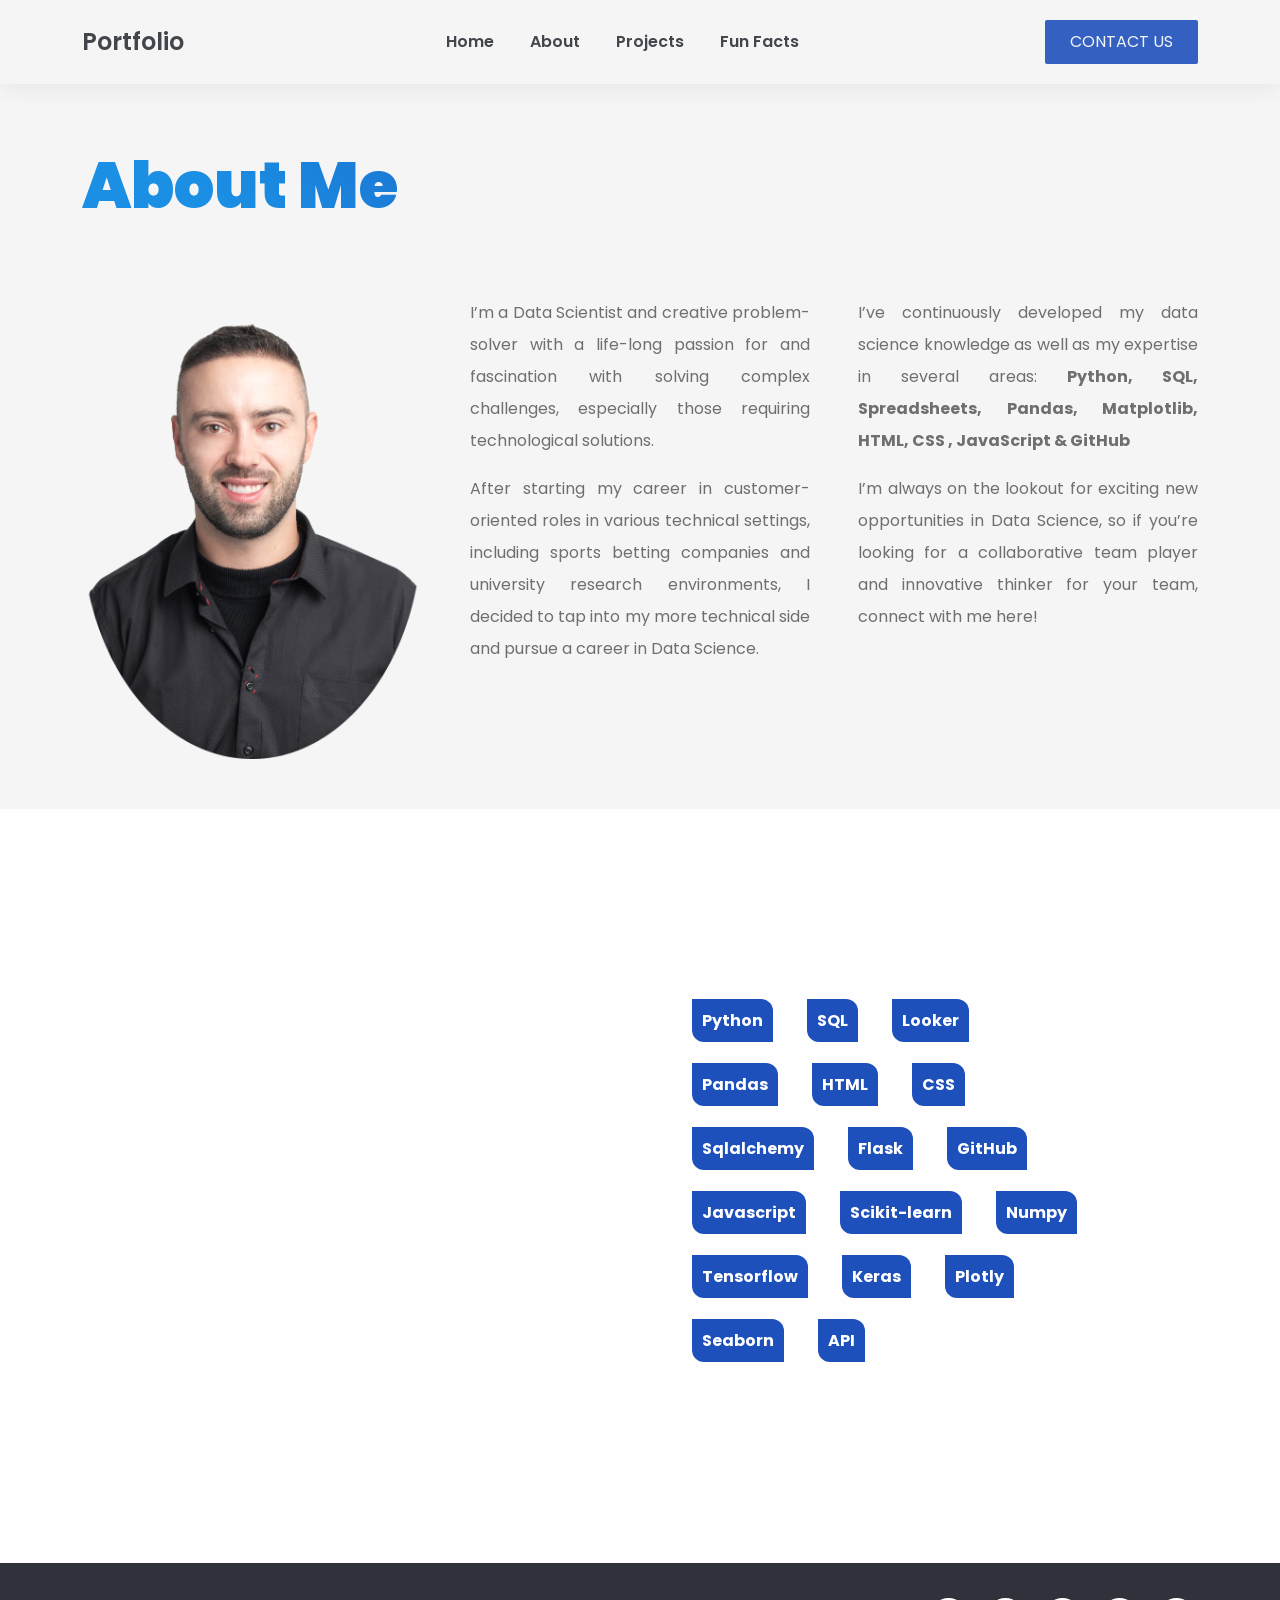
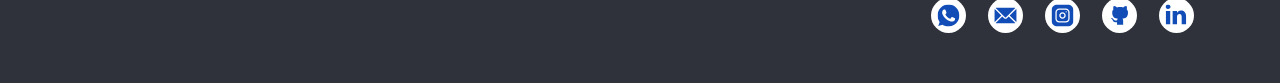
<file: about.html>
<!DOCTYPE html>
<html lang="en">

<head>
  <meta charset="UTF-8" />
  <meta http-equiv="X-UA-Compatible" content="IE=edge" />
  <meta name="viewport" content="width=device-width, initial-scale=1.0" />

  <title>Home</title>
  <link rel="icon" href="images/favicon.png" />
  <link rel="stylesheet" href="https://cdn.jsdelivr.net/npm/bootstrap@5.2.3/dist/css/bootstrap.min.css"
    integrity="sha384-rbsA2VBKQhggwzxH7pPCaAqO46MgnOM80zW1RWuH61DGLwZJEdK2Kadq2F9CUG65" crossorigin="anonymous" />
  <link href="https://unpkg.com/aos@2.3.1/dist/aos.css" rel="stylesheet">
  <link rel="stylesheet" href="https://cdnjs.cloudflare.com/ajax/libs/font-awesome/4.7.0/css/font-awesome.min.css" />
  <link rel="stylesheet" href="css/main.css" />
</head>

<body>


  <main>
    <header id="header">

      <!-- Navbar -->
      <nav class="navbar navbar-expand aos-init aos-animate visible">
        <div class="container header">

          <!-- Navbar Brand-->
          <a class="navbar-brand" href="index.html" target="_blank">
            Portfolio

          </a>

          <!-- Nav holder -->


          <!-- Navbar Items -->
          <ul class="navbar-nav items navbar-responsive">
            <li class="nav-item dropdown">
              <a href="index.html"  class="nav-link smooth-anchor">Home <i
                  class="icon-arrow-down"></i></a>

            </li>
            <li class="nav-item">
              <a href="./about.html" class="nav-link smooth-anchor">About</a>
            </li>
            <li class="nav-item">
              <a href="project.html"  class="nav-link smooth-anchor">Projects</a>
            </li>
            <li class="nav-item">
              <a href="./funfact.html" class="nav-link smooth-anchor">Fun Facts</a>
            </li>
          </ul>

          <!-- Navbar Icons -->


          <!-- Navbar Toggle -->
          <ul class="navbar-nav toggle">
            <li class="nav-item">
              <a href="#" class="nav-link-item" data-toggle="modal" data-target="#menu" id="show">
                <svg xmlns="http://www.w3.org/2000/svg" height="1em"
                  viewBox="0 0 448 512"><!--! Font Awesome Free 6.4.0 by @fontawesome - https://fontawesome.com License - https://fontawesome.com/license (Commercial License) Copyright 2023 Fonticons, Inc. -->
                  <path
                    d="M0 96C0 78.3 14.3 64 32 64H416c17.7 0 32 14.3 32 32s-14.3 32-32 32H32C14.3 128 0 113.7 0 96zM0 256c0-17.7 14.3-32 32-32H416c17.7 0 32 14.3 32 32s-14.3 32-32 32H32c-17.7 0-32-14.3-32-32zM448 416c0 17.7-14.3 32-32 32H32c-17.7 0-32-14.3-32-32s14.3-32 32-32H416c17.7 0 32 14.3 32 32z" />
                </svg>
              </a>
            </li>
          </ul>

          <!-- Navbar Action -->
          <ul class="navbar-nav action navbar-responsive">
            <li class="nav-item ml-3">
              <a href="mailto:gabriel.guerra@hotmail.de" target="_blank" class="btn ml-lg-auto primary-button smooth-anchor contact-us"><i class="icon-speech"></i>CONTACT
                US</a>
            </li>
          </ul>
        </div>
      </nav>

    </header>
    <div id="menu" class="p-0 modal fade show" role="dialog" aria-labelledby="menu" style="display: none;"
      aria-modal="true">
      <div class="modal-dialog modal-dialog-slideout" role="document">
        <div class="modal-content full">
          <div class="modal-header" data-dismiss="modal">
            Menu <svg id="hide" class="toggle" width="15" height="15" viewBox="0 0 15 15" fill="none"
              xmlns="http://www.w3.org/2000/svg">
              <rect y="13" width="18.3848" height="2.2981" rx="1.14905" transform="rotate(-45 0 13)" fill="#1e50bc" />
              <rect x="1.625" width="18.3848" height="2.2981" rx="1.14905" transform="rotate(45 1.625 0)"
                fill="#1e50bc" />
            </svg>
          </div>
          <div class="menu modal-body">
            <div class="row w-100">
              <div class="items p-0 col-12 text-center">
                <ul class="navbar-nav items">
                  <li class="nav-item dropdown">
                    <a href="index.html" target="_blank" class="nav-link smooth-anchor responsive-menu prevent">Home <i
                        class="icon-arrow-down"></i></a>

                  </li>
                  <li class="nav-item">
                    <a href="about.html" target="_blank" class="nav-link responsive-menu smooth-anchor">About</a>
                  </li>
                  <li class="nav-item">
                    <a href="project.html" target="_blank" class="nav-link responsive-menu smooth-anchor">Services</a>
                  </li>
                  <li class="nav-item">
                    <a href="./funfact.html" class="nav-link responsive-menu smooth-anchor">Fun Facts</a>
                  </li>
                  <li class="nav-item ml-3">
                    <a href="mailto:gabriel.guerra@hotmail.de" target="_blank" class="btn ml-lg-auto  primary-button smooth-anchor"><i
                        class="icon-speech"></i>CONTACT
                      US</a>
                  </li>
                </ul>
              </div>
              <div class="contacts p-0 col-12 text-center">
                <!-- Append [navbar] -->
              </div>
            </div>
          </div>
        </div>
      </div>
    </div>
    <div class="contacts p-0 col-12 text-center">
      <!-- Append [navbar] -->
    </div>
    </div>
    </div>
    </div>
    </div>
    </div>
    <!-- ABOUT SECTION -->
    <section class="container text-center hero pt-5">
      <div class="row slide-content-main g-5 ">
        <h1 data-aos="zoom-out-up" data-aos-delay="400" class="title effect-static-text mt-5 about-me-main">
          About Me
        </h1>
        <div class="col-lg-4 col-md-6">
          <img class="img-fluid" src="images/profile_photo.png" alt="Profil Photo of Gabriel Guerra" />
        </div>
        <div class="col-lg-4 col-md-6 mt-5 " id="hero-text">


          <p data-aos="zoom-out-up" data-aos-delay="800">
            I’m a Data Scientist and creative problem-solver with a life-long passion for and fascination with solving
            complex challenges, especially those requiring technological solutions.
          </p>
          <p data-aos="zoom-out-up" data-aos-delay="1200">
            After starting my career in customer-oriented roles in various technical settings, including sports betting
            companies and university research environments, I decided to tap into my more technical side and pursue a
            career in Data Science.

          </p>


        </div>
        <div class="col-lg-4 col-md-6 mt-5" id="hero-text">
          <p data-aos="zoom-out-up" data-aos-delay="1000">
            I’ve continuously developed my data science knowledge as
            well as my expertise in several areas: <b> Python, SQL, Spreadsheets, Pandas, Matplotlib, HTML, CSS , JavaScript &
              GitHub</b>
          </p>

          <p data-aos="zoom-out-up" data-aos-delay="1400">I’m always on the lookout for exciting new opportunities in
            Data Science, so if you’re looking for a collaborative team player and
            innovative thinker for your team, connect with me here!</p>
        </div>

      </div>
    </section>

    <!-- RESUME SECTION -->
    <section class=" text-center resume-skills py-5">
      <div class="container">
        <div class="row">
          <h2 data-aos="zoom-out-up" data-aos-delay="600" class="subheadings text-start" id="resume">Resume & Skills
          </h2>

          <div class="col-lg-6 col-md-6">
            <p class="subheadings-text"></p>
            <p data-aos="zoom-out-up" data-aos-delay="700">
           
            </p>
            <p data-aos="zoom-out-up" data-aos-delay="800">
              Throughout my career, I have explored various domains and gained
              experience in a customer contact role. This exposure fueled my
              curiosity about the power of data and its impact on decision
              making.
            </p>
            <p data-aos="zoom-out-up" data-aos-delay="900">
              To enhance my skills, I am constantly seeking opportunities to
              improve my knowledge of data science and related tools. Through
              freelance projects and self-directed learning, I have honed my
              expertise in various aspects of data analytics.
            </p>
            <p data-aos="zoom-out-up" data-aos-delay="1000">
              I am fully proficient in Python and its data science libraries,
              including NumPy, Pandas, and Matplotlib, which enable me to
              efficiently manipulate, analyze, and visualize data. Additionally,
              I possess a deep understanding of SQL and the Business Intelligence Tool Looker, allowing me to seamlessly
              query and manage large datasets.
            </p>
            <p data-aos="zoom-out-up" data-aos-delay="1100">
              I am always eager to embark on exciting projects in data science & analytics. As a collaborative team member and an
              innovative thinker, I am prepared to contribute my skills and
              expertise to ambitious projects. For more information about my
              experience and skills, please visit my
              <a href="https://www.linkedin.com/in/gabriel-guerra-113387107/" target="_blank"><b>LinkedIn
                  profile</b></a>
              . I am excited to network and explore potential partnerships in
              the fascinating world of data science and its applications.
            </p>
          </div>

          <div class="col-lg-6 col-md-6">
            <div id="skills">
              <h4></h4>
              <br />
              <p>
                <span class="skills"> Python</span>
                <span class="skills"> SQL</span>
                <span class="skills"> Looker</span>
              </p>
              <p>
                <span class="skills"> Pandas</span>
                <span class="skills"> HTML</span>
                <span class="skills"> CSS</span>
              </p>
              <p>
                <span class="skills">Sqlalchemy</span>
                <span class="skills"> Flask</span>
                <span class="skills"> GitHub</span>
              </p>
              <p>
                <span class="skills"> Javascript</span>
                <span class="skills">Scikit-learn</span>
                <span class="skills">Numpy</span>
              </p>
              <p>
                <span class="skills">Tensorflow</span>
                <span class="skills">Keras</span>
                <span class="skills">Plotly</span>
              </p>
              <p>
                <span class="skills">Seaborn</span>
                <span class="skills">API</span>
              </p>
            </div>
          </div>
        </div>
      </div>

    </section>


  </main>

  <footer>
    <section id="copyright" class="p-3 mt-0 copyright">
      <div class="container">
        <div class="row justify-content-between">
          <div class="col-12 col-md-6 p-3 text-center text-lg-left">
            <!-- <p class="pb-0">Enjoy the low price. We are tracking any intention of piracy.</p> -->
            <!--
                        Suggestion: Replace the text above with a description of your website.
                     -->
          </div>

          
          <div class="col-12 col-md-6 p-3 ">
            <ul class="social-icons pb-0"> 
              <li class="me-3"><a class="facebook" href="https://wa.me/41774449042" target="_blank"><img src="./images/fb.svg" alt=""></a></li>
              <li class="me-3"><a class="twitter" href="mailto:gabriel.guerra@hotmail.de" target="_blank"><img src="./images/mail.svg" alt=""></a></li>
              <li class="me-3"><a class="dribbble" href="https://www.instagram.com/gabedariog/" target="_blank"><img src="./images/insta.svg" alt=""></a></li>
              <li class="me-3"><a class="dribbble" href="https://github.com/Bondi121/Data-Science-Projects" target="_blank"><img src="./images/github.svg" alt=""></a></li>
              <li><a class="linkedin" href="https://www.linkedin.com/in/gabriel-guerra-113387107/" target="_blank"><img src="./images/linkden.svg" alt=""></a></li>   
            </ul>
          </div>
        </div>
      </div>
    </section>
  </footer>


  <script src="https://code.jquery.com/jquery-3.6.1.js" integrity="sha256-3zlB5s2uwoUzrXK3BT7AX3FyvojsraNFxCc2vC/7pNI="
    crossorigin="anonymous"></script>
  <script src="https://cdn.jsdelivr.net/npm/bootstrap@5.2.3/dist/js/bootstrap.min.js"
    integrity="sha384-cuYeSxntonz0PPNlHhBs68uyIAVpIIOZZ5JqeqvYYIcEL727kskC66kF92t6Xl2V"
    crossorigin="anonymous"></script>
  <!-- <script src="js/partial.js"></script> -->
  <script src="https://unpkg.com/aos@2.3.1/dist/aos.js"></script>

  <script>
    AOS.init();
  </script>
  <script>


    $(document).ready(function () {
      $(".nav-link-item").click(function () {
        $("#menu").show("")
      });

      $("#hide").click(function () {
        $("#menu").hide()
      });

    });

    // click outside
    $(document).mouseup(function (e) {
      var container = $("aside");
      if (!container.is(e.target) && container.has(e.target).length === 0) {
        $("aside").removeClass("close")
      }
    });

  </script>





</body>

</html>
</file>
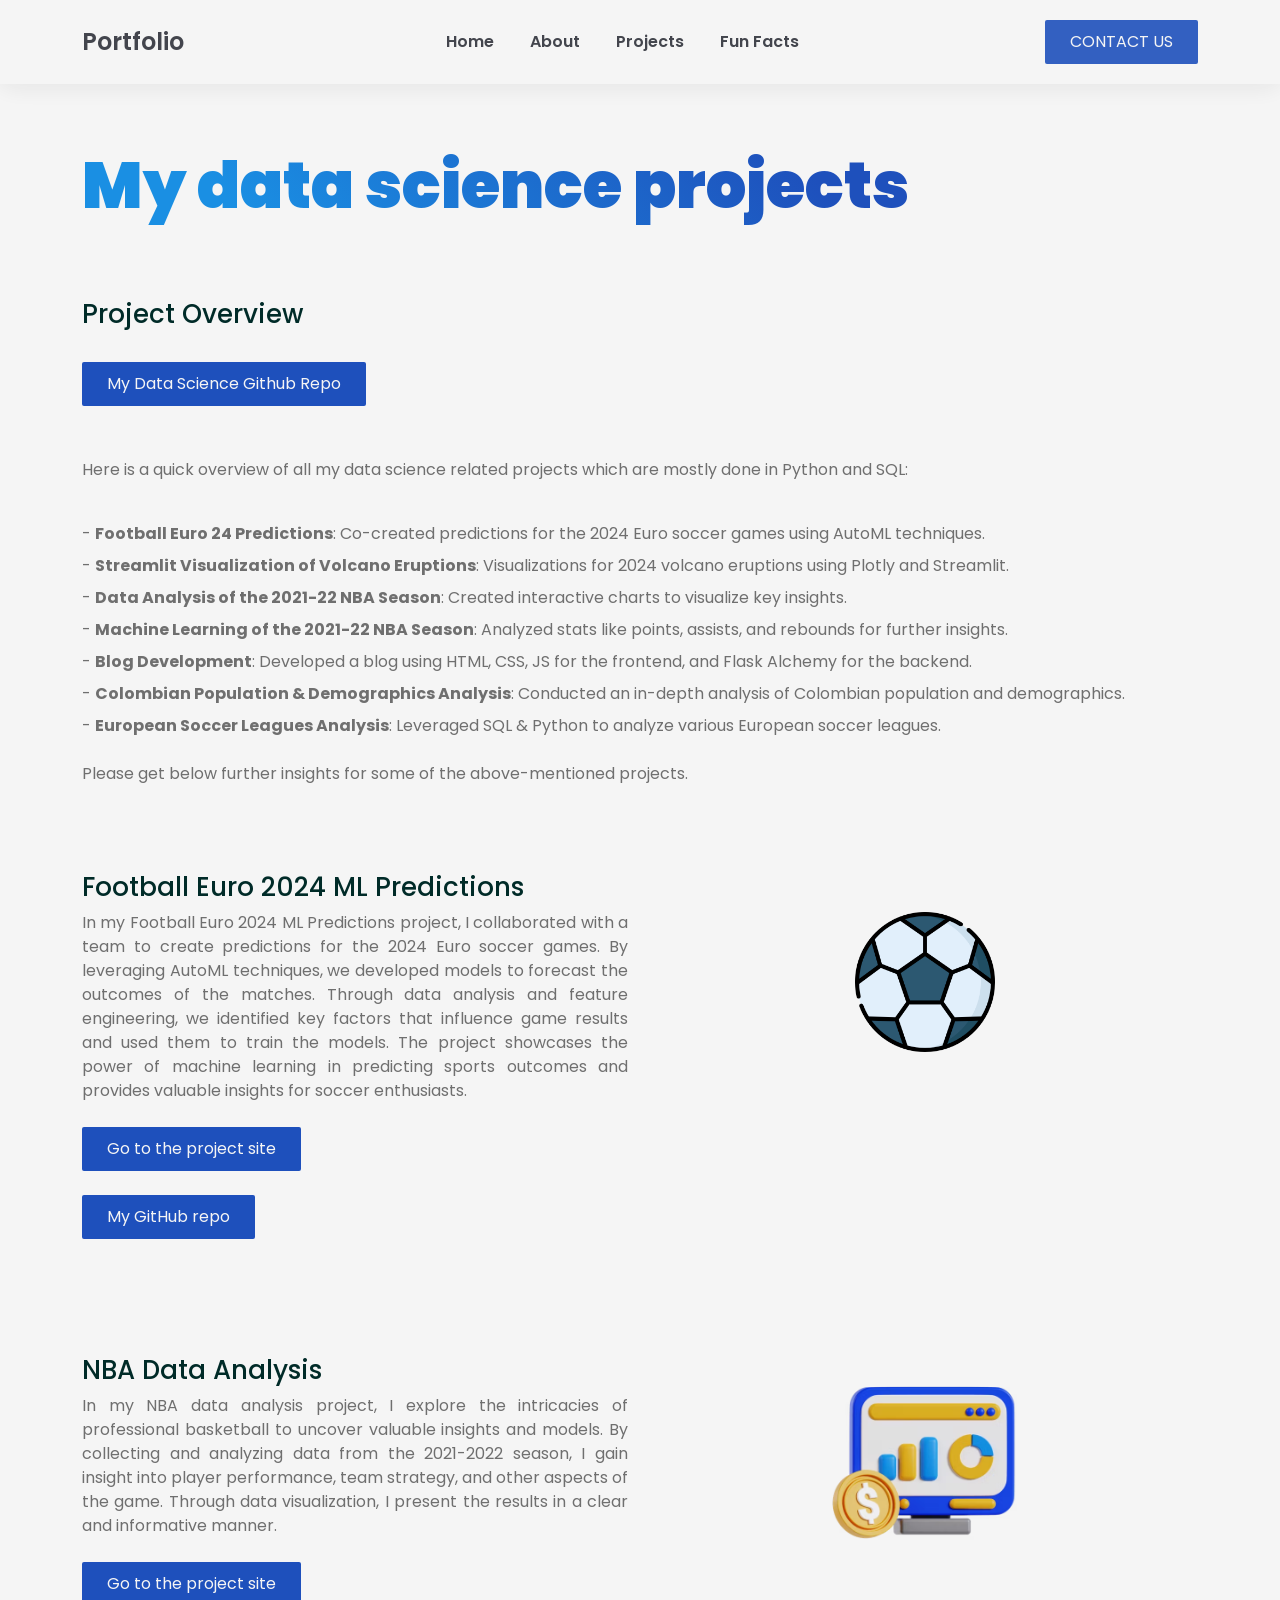
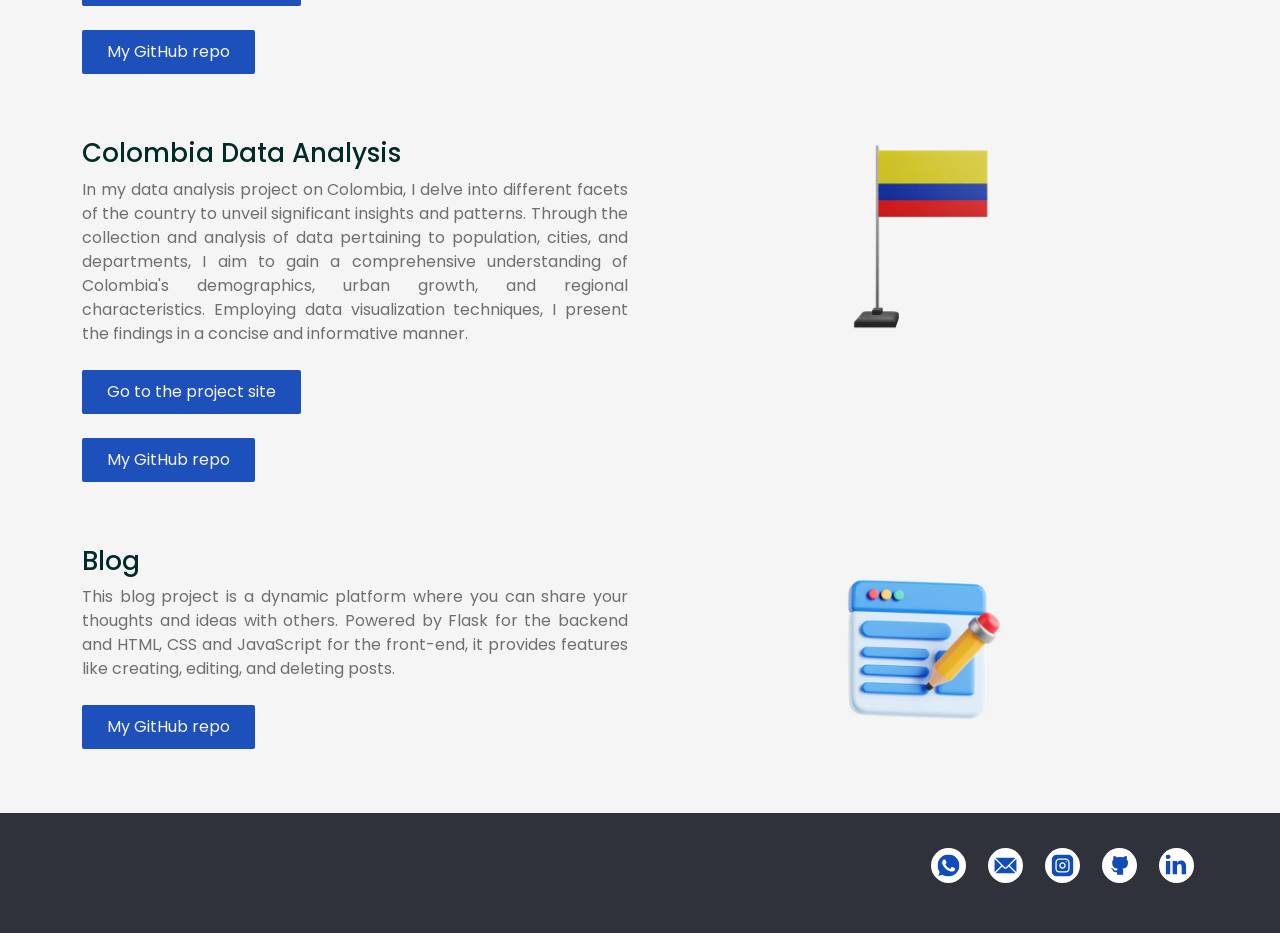
<file: project.html>
<!DOCTYPE html>
<html lang="en">
  <head>
    <meta charset="UTF-8" />
    <meta http-equiv="X-UA-Compatible" content="IE=edge" />
    <meta name="viewport" content="width=device-width, initial-scale=1.0" />
    <title>project Html</title>
    <link rel="icon" href="images/favicon.png" />
    <link
      rel="stylesheet"
      href="https://cdn.jsdelivr.net/npm/bootstrap@5.2.3/dist/css/bootstrap.min.css"
      integrity="sha384-rbsA2VBKQhggwzxH7pPCaAqO46MgnOM80zW1RWuH61DGLwZJEdK2Kadq2F9CUG65"
      crossorigin="anonymous"
    />
    <link href="https://unpkg.com/aos@2.3.1/dist/aos.css" rel="stylesheet" />
    <link
      rel="stylesheet"
      href="https://cdnjs.cloudflare.com/ajax/libs/font-awesome/4.7.0/css/font-awesome.min.css"
    />
    <link rel="stylesheet" href="css/main.css" />
  </head>

  <body>
    <header class="container"></header>

    <main>
      <header id="header">
        <!-- Navbar -->
        <nav class="navbar navbar-expand aos-init aos-animate visible">
          <div class="container header">
            <!-- Navbar Brand-->
            <a class="navbar-brand" href="index.html"> Portfolio </a>

            <!-- Nav holder -->

            <!-- Navbar Items -->
            <ul class="navbar-nav items navbar-responsive">
              <li class="nav-item dropdown">
                <a href="index.html" class="nav-link smooth-anchor"
                  >Home <i class="icon-arrow-down"></i
                ></a>
              </li>
              <li class="nav-item">
                <a href="about.html" class="nav-link smooth-anchor">About</a>
              </li>
              <li class="nav-item">
                <a href="project.html" class="nav-link smooth-anchor"
                  >Projects</a
                >
              </li>
              <li class="nav-item">
                <a href="./funfact.html" class="nav-link smooth-anchor"
                  >Fun Facts</a
                >
              </li>
            </ul>

            <!-- Navbar Icons -->

            <!-- Navbar Toggle -->
            <ul class="navbar-nav toggle">
              <li class="nav-item">
                <a
                  href="#"
                  class="nav-link-item"
                  data-toggle="modal"
                  data-target="#menu"
                  id="show"
                >
                  <svg
                    xmlns="http://www.w3.org/2000/svg"
                    height="1em"
                    viewBox="0 0 448 512"
                  >
                    <!--! Font Awesome Free 6.4.0 by @fontawesome - https://fontawesome.com License - https://fontawesome.com/license (Commercial License) Copyright 2023 Fonticons, Inc. -->
                    <path
                      d="M0 96C0 78.3 14.3 64 32 64H416c17.7 0 32 14.3 32 32s-14.3 32-32 32H32C14.3 128 0 113.7 0 96zM0 256c0-17.7 14.3-32 32-32H416c17.7 0 32 14.3 32 32s-14.3 32-32 32H32c-17.7 0-32-14.3-32-32zM448 416c0 17.7-14.3 32-32 32H32c-17.7 0-32-14.3-32-32s14.3-32 32-32H416c17.7 0 32 14.3 32 32z"
                    />
                  </svg>
                </a>
              </li>
            </ul>

            <!-- Navbar Action -->
            <ul class="navbar-nav action navbar-responsive">
              <li class="nav-item ml-3">
                <a
                  href="mailto:gabriel.guerra@hotmail.de"
                  class="btn ml-lg-auto primary-button smooth-anchor contact-us"
                  ><i class="icon-speech"></i>CONTACT US</a
                >
              </li>
            </ul>
          </div>
        </nav>
      </header>

      <div
        id="menu"
        class="p-0 modal fade show"
        role="dialog"
        aria-labelledby="menu"
        style="display: none"
        aria-modal="true"
      >
        <div class="modal-dialog modal-dialog-slideout" role="document">
          <div class="modal-content full">
            <div class="modal-header" data-dismiss="modal">
              Menu
              <svg
                id="hide"
                class="toggle"
                width="15"
                height="15"
                viewBox="0 0 15 15"
                fill="none"
                xmlns="http://www.w3.org/2000/svg"
              >
                <rect
                  y="13"
                  width="18.3848"
                  height="2.2981"
                  rx="1.14905"
                  transform="rotate(-45 0 13)"
                  fill="#1e50bc"
                />
                <rect
                  x="1.625"
                  width="18.3848"
                  height="2.2981"
                  rx="1.14905"
                  transform="rotate(45 1.625 0)"
                  fill="#1e50bc"
                />
              </svg>
            </div>
            <div class="menu modal-body">
              <div class="row w-100">
                <div class="items p-0 col-12 text-center">
                  <ul class="navbar-nav items">
                    <li class="nav-item dropdown">
                      <a
                        href="index.html"
                        target="_blank"
                        class="nav-link smooth-anchor responsive-menu prevent"
                        >Home <i class="icon-arrow-down"></i
                      ></a>
                    </li>
                    <li class="nav-item">
                      <a
                        href="about.html"
                        target="_blank"
                        class="nav-link responsive-menu smooth-anchor"
                        >About</a
                      >
                    </li>
                    <li class="nav-item">
                      <a
                        href="project.html"
                        target="_blank"
                        class="nav-link responsive-menu smooth-anchor"
                        >Projects</a
                      >
                    </li>
                    <li class="nav-item">
                      <a
                        href="./funfact.html"
                        target="_blank"
                        class="nav-link responsive-menu smooth-anchor"
                        >Fun Facts</a
                      >
                    </li>
                    <li class="nav-item ml-3">
                      <a
                        href="mailto:gabriel.guerra@hotmail.de"
                        target="_blank"
                        class="btn ml-lg-auto primary-button smooth-anchor"
                        ><i class="icon-speech"></i>CONTACT US</a
                      >
                    </li>
                  </ul>
                </div>
                <div class="contacts p-0 col-12 text-center">
                  <!-- Append [navbar] -->
                </div>
              </div>
            </div>
          </div>
        </div>
      </div>
      <!-- TITLE SECTION -->
      <section class="text-center hero">
        <div class="container">
          <div class="row slide-content-main">
            <h1
              data-aos="zoom-out-up"
              data-aos-delay="300"
              class="title effect-static-text mt-5"
              style="text-align: left"
            >
              <span>My data science projects</span>
            </h1>
          </div>
        </div>
      </section>

      <section class="text-center hero">
        <div class="container">
          <div class="row slide-content-main">
            <h2 class="project-heading">Project Overview</h2>

            <p>
              <span class="">
                <a
                  class="smooth-anchor ml-auto mr-auto ml-md-0 mt-4 btn primary-button"
                  href="https://github.com/GabrielDarioGuerra/Data-Science-Portfolio"
                  target="_blank"
                  >My Data Science Github Repo</a
                >
              </span>
            </p>

            <p>
              <br />
              Here is a quick overview of all my data science related projects
              which are mostly done in Python and SQL:
              <br /><br />
              - <strong>Football Euro 24 Predictions</strong>: Co-created predictions for the 2024 Euro soccer games using AutoML techniques.<br />
              - <strong>Streamlit Visualization of Volcano Eruptions</strong>: Visualizations for 2024 volcano eruptions using Plotly and Streamlit.<br />
              - <strong>Data Analysis of the 2021-22 NBA Season</strong>:
              Created interactive charts to visualize key insights.<br />
              - <strong>Machine Learning of the 2021-22 NBA Season</strong>:
              Analyzed stats like points, assists, and rebounds for further insights.<br />
              - <strong>Blog Development</strong>: Developed a blog using HTML,
              CSS, JS for the frontend, and Flask Alchemy for the backend.<br />
              - <strong>Colombian Population & Demographics Analysis</strong>:
              Conducted an in-depth analysis of Colombian population and
              demographics.<br />
              - <strong>European Soccer Leagues Analysis</strong>: Leveraged SQL
              & Python to analyze various European soccer leagues.<br /> 
         
            <p>
              Please get below further insights for some of the above-mentioned
              projects. <br />
            </p>

            <p></p>
          </div>
        </div>
      </section>

      <!-- PROJECTS -->

      <section class="container text-center">
        <div class="row">
            <div class="col-lg-6 col-md-6">
                <h2 class="project-heading">Football Euro 2024 ML Predictions</h2>
                <p>
                    In my Football Euro 2024 ML Predictions project, I collaborated with a team to create predictions for the 2024 Euro soccer games. By leveraging AutoML techniques, we developed models to forecast the outcomes of the matches. Through data analysis and feature engineering, we identified key factors that influence game results and used them to train the models. The project showcases the power of machine learning in predicting sports outcomes and provides valuable insights for soccer enthusiasts.
                </p>
                <div>
                    <p>
                        <span class="">
                            <a class="smooth-anchor ml-auto mr-auto ml-md-0 mt-4 btn primary-button" href="project_euro.html" target="_blank">Go to the project site</a>
                        </span>
                    </p>
                    <p>
                        <span class="">
                            <a class="smooth-anchor ml-auto mr-auto ml-md-0 mt-4 btn primary-button" href="https://github.com/GabrielDarioGuerra/Data-Science-Portfolio/tree/master/Euro2024-winner-Prediction" target="_blank">My GitHub repo</a>
                        </span>
                    </p>
                </div>
            </div>
            <div class="col-lg-6 col-md-6">
                <img src="images/soccer-ball.png" alt="Soccer Ball" class="adjusted-image">
                <style>
                    .adjusted-image {
                        width: 140px; /* Slightly bigger */
                        height: 140px; /* Slightly bigger */
                        display: block;
                        margin-top: 40px; /* Slightly lower */
                        margin-left: auto; /* Center horizontally */
                        margin-right: auto; /* Center horizontally */
                    }
                </style>
            </div>
        </div>
    </section>
    
    <section class="container text-center">
        <div class="row">
            <div class="col-lg-6 col-md-6">
                <h2 class="project-heading">NBA Data Analysis</h2>
                <p>
                    In my NBA data analysis project, I explore the intricacies of professional basketball to uncover valuable insights and models. By collecting and analyzing data from the 2021-2022 season, I gain insight into player performance, team strategy, and other aspects of the game. Through data visualization, I present the results in a clear and informative manner.
                </p>
                <div>
                    <p>
                        <span class="">
                            <a class="smooth-anchor ml-auto mr-auto ml-md-0 mt-4 btn primary-button" href="project_NBA.html" target="_blank">Go to the project site</a>
                        </span>
                    </p>
                    <p>
                        <span class="">
                            <a class="smooth-anchor ml-auto mr-auto ml-md-0 mt-4 btn primary-button" href="https://github.com/GabrielDarioGuerra/Data-Science-Portfolio/blob/master/NBA%20Interactive%20Map/NBA%20data%20analysis%20Github.ipynb" target="_blank">My GitHub repo</a>
                        </span>
                    </p>
                </div>
                <br /><br />
            </div>
            <div class="col-lg-6 col-md-6">
                <img class="img-fluid" src="images/dollar.svg" alt="Profil Photo of Gabriel Guerra" />
            </div>
        </div>
    
        <div class="row">
            <div class="col-lg-6 col-md-6">
                <h2 class="project-heading">Colombia Data Analysis</h2>
                <p>
                    In my data analysis project on Colombia, I delve into different facets of the country to unveil significant insights and patterns. Through the collection and analysis of data pertaining to population, cities, and departments, I aim to gain a comprehensive understanding of Colombia's demographics, urban growth, and regional characteristics. Employing data visualization techniques, I present the findings in a concise and informative manner.
                </p>
                <div>
                    <p>
                        <span class="">
                            <a class="smooth-anchor ml-auto mr-auto ml-md-0 mt-4 btn primary-button" href="project_colombia.html" target="_blank">Go to the project site</a>
                        </span>
                    </p>
                    <p>
                        <span class="">
                            <a class="smooth-anchor ml-auto mr-auto ml-md-0 mt-4 btn primary-button" href="https://github.com/GabrielDarioGuerra/Data-Science-Portfolio/blob/master/Colombia%20Data%20Analytics/colombia_analysis.ipynb" target="_blank">My GitHub repo</a>
                        </span>
                    </p>
                </div>
                <br /><br />
            </div>
            <div class="col-lg-6 col-md-6">
                <img class="img-fluid" src="images/flag-icn.svg" alt="Profil Photo of Gabriel Guerra" />
            </div>
        </div>
    
        <div class="row">
            <div class="col-lg-6 col-md-6">
                <h2 class="project-heading">Blog</h2>
                <p>
                    This blog project is a dynamic platform where you can share your thoughts and ideas with others. Powered by Flask for the backend and HTML, CSS and JavaScript for the front-end, it provides features like creating, editing, and deleting posts.   </p>
                <div>
                    <p>
                        <span class="">
                            <a class="smooth-anchor ml-auto mr-auto ml-md-0 mt-4 btn primary-button" href="https://github.com/Bondi121/Blog-Portfolio-Project" target="_blank">My GitHub repo</a>
                        </span>
                    </p>
                </div>
                <br /><br />
            </div>
            <div class="col-lg-6 col-md-6">
                <img class="img-fluid" src="images/blog-icn.svg" alt="Profil Photo of Gabriel Guerra" />
            </div>
        </div>
    </section>
    
      

        <!-- add new project -->
        <!-- <div class="row">
        
          <div data-aos="fade-right" data-aos-delay="800" class="col-lg-6 col-md-6">
            <h2 class="project-heading">Colombia Data Analysis</h2>
            <p>
              In my data analysis project on Colombia, I delve into different
              facets of the country to unveil significant insights and patterns.
              Through the collection and analysis of data pertaining to
              population, cities, and departments, I aim to gain a comprehensive
              understanding of Colombia's demographics, urban growth, and
              regional characteristics. Employing data visualization techniques,
              I present the findings in a concise and informative manner. 
            </p>
            <div>
              <p>
                <span class="">
                  <a class="smooth-anchor ml-auto mr-auto ml-md-0 mt-4 btn primary-button" href="project_colombia.html" target="_blank"
                    >Go to the project site</a
                  >
                </span>
              </p>
              <p>
                <span class="">
                  <a class="smooth-anchor ml-auto mr-auto ml-md-0 mt-4 btn primary-button"
                    href="https://github.com/Bondi121/Portfolio-2023/blob/main/Jupyter%20Notebook/Colombia/Colombian%20Github.ipynb"
                    target="_blank"
                    >My GitHub repo</a
                  >
                </span>
              </p>
            </div>
            <br /><br />
          </div>

          <div data-aos="fade-right" data-aos-delay="900" class="cols-lg-6 col-md-6">
            <img
              class="img-fluid"
              src="images/flag-icn.svg"
              alt="Profil Photo of Gabriel Guerra"
            />
          </div>
        </div> -->
      </section>
    </main>
    <footer>
      <section id="copyright" class="p-3 mt-0 copyright">
        <div class="container">
          <div class="row justify-content-between">
            <div class="col-12 col-md-6 p-3 text-center text-lg-left">
              <!--   <p class="pb-0">Enjoy the low price. We are tracking any intention of piracy.</p>   -->
              <!--                                          
                        Suggestion: Replace the text above with a description of your website.
                     -->
            </div>

            <div class="col-12 col-md-6 p-3">
              <ul class="social-icons pb-0">
                <li class="me-3">
                  <a
                    class="facebook"
                    href="https://wa.me/41774449042"
                    target="_blank"
                    ><img src="./images/fb.svg" alt=""
                  /></a>
                </li>
                <li class="me-3">
                  <a
                    class="twitter"
                    href="mailto:gabriel.guerra@hotmail.de"
                    target="_blank"
                    ><img src="./images/mail.svg" alt=""
                  /></a>
                </li>
                <li class="me-3">
                  <a
                    class="dribbble"
                    href="https://www.instagram.com/gabedariog/"
                    target="_blank"
                    ><img src="./images/insta.svg" alt=""
                  /></a>
                </li>
                <li class="me-3">
                  <a
                    class="dribbble"
                    href="https://github.com/Bondi121/Data-Science-Projects"
                    target="_blank"
                    ><img src="./images/github.svg" alt=""
                  /></a>
                </li>
                <li>
                  <a
                    class="linkedin"
                    href="https://www.linkedin.com/in/gabriel-guerra-113387107/"
                    target="_blank"
                    ><img src="./images/linkden.svg" alt=""
                  /></a>
                </li>
              </ul>
            </div>
          </div>
        </div>
      </section>
    </footer>

    <script
      src="https://code.jquery.com/jquery-3.6.1.js"
      integrity="sha256-3zlB5s2uwoUzrXK3BT7AX3FyvojsraNFxCc2vC/7pNI="
      crossorigin="anonymous"
    ></script>
    <script
      src="https://cdn.jsdelivr.net/npm/bootstrap@5.2.3/dist/js/bootstrap.min.js"
      integrity="sha384-cuYeSxntonz0PPNlHhBs68uyIAVpIIOZZ5JqeqvYYIcEL727kskC66kF92t6Xl2V"
      crossorigin="anonymous"
    ></script>
    <!-- <script src="js/partial.js"></script> -->
    <script src="https://unpkg.com/aos@2.3.1/dist/aos.js"></script>

    <script>
      AOS.init();
    </script>
    <script>
      $(document).ready(function () {
        $(".nav-link-item").click(function () {
          $("#menu").show("");
        });

        $("#hide").click(function () {
          $("#menu").hide();
        });
      });

      // click outside
      $(document).mouseup(function (e) {
        var container = $("aside");
        if (!container.is(e.target) && container.has(e.target).length === 0) {
          $("aside").removeClass("close");
        }
      });
    </script>
  </body>
</html>
</file>
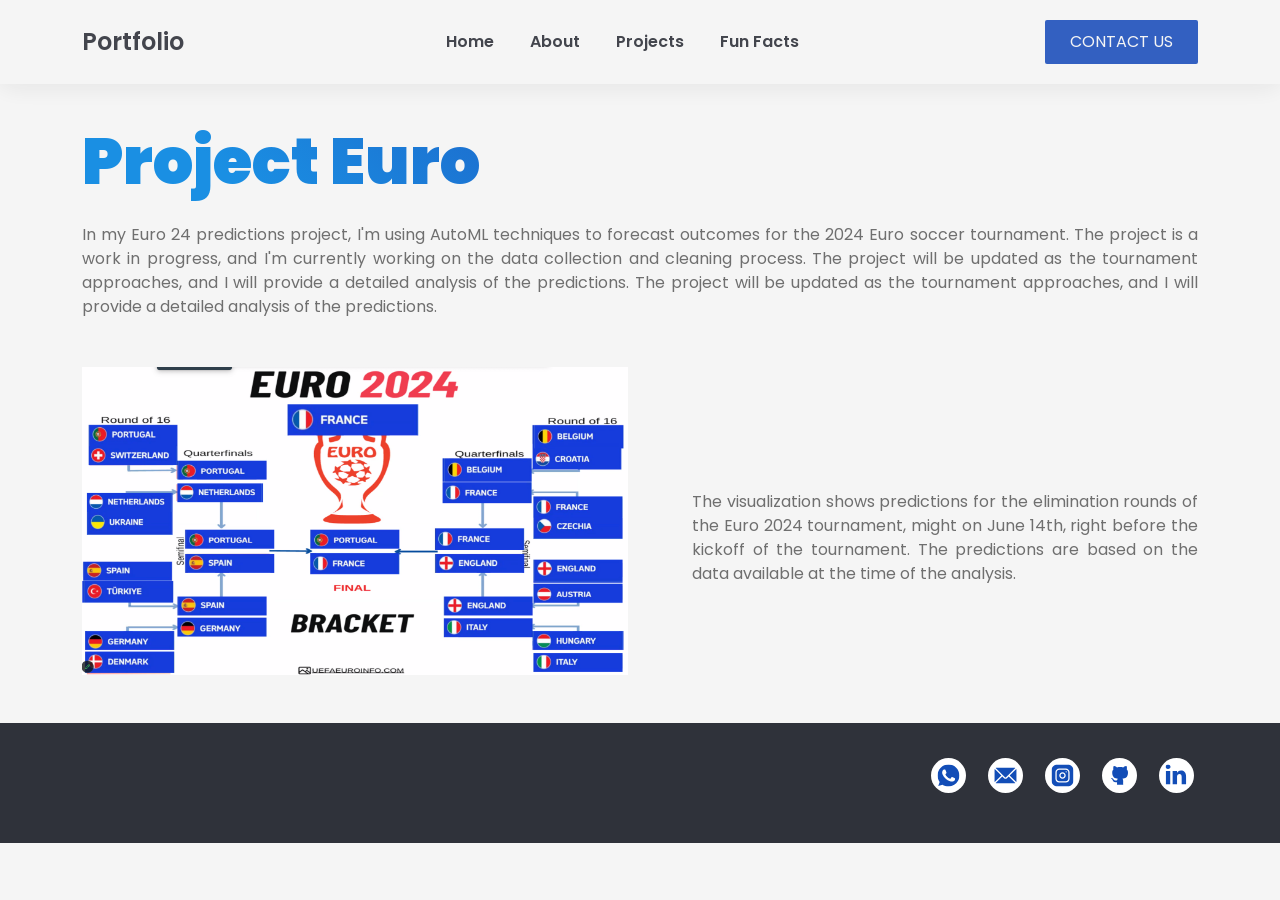
<file: project_euro.html>
<!DOCTYPE html>
<html lang="en">
  <head>
    <meta charset="UTF-8" />
    <meta http-equiv="X-UA-Compatible" content="IE=edge" />
    <meta name="viewport" content="width=device-width, initial-scale=1.0" />

    <title>Home</title>
    <script src="https://ajax.googleapis.com/ajax/libs/jquery/3.6.4/jquery.min.js"></script>
    <link rel="icon" href="images/favicon.png" />
    <link rel="stylesheet" href="https://cdn.jsdelivr.net/npm/bootstrap@5.2.3/dist/css/bootstrap.min.css"
      integrity="sha384-rbsA2VBKQhggwzxH7pPCaAqO46MgnOM80zW1RWuH61DGLwZJEdK2Kadq2F9CUG65" crossorigin="anonymous" />
    <link href="https://unpkg.com/aos@2.3.1/dist/aos.css" rel="stylesheet">
    <link rel="stylesheet" href="https://cdnjs.cloudflare.com/ajax/libs/font-awesome/4.7.0/css/font-awesome.min.css" />
    <link rel="stylesheet" href="css/main.css" />

</head>

<body>

  <header class="container">

  </header>

  <main>
    <header id="header">

      <!-- Navbar -->
      <nav class="navbar navbar-expand aos-init aos-animate visible">
        <div class="container header">

          <!-- Navbar Brand-->
          <a class="navbar-brand" href="index.html">
            Portfolio

          </a>

          <!-- Nav holder -->


          <!-- Navbar Items -->
          <ul class="navbar-nav items navbar-responsive">
            <li class="nav-item dropdown">
              <a href="index.html" target="_blank" class="nav-link smooth-anchor">Home <i class="icon-arrow-down"></i></a>

            </li>
            <li class="nav-item">
              <a href="about.html" target="_blank" class="nav-link smooth-anchor">About</a>
            </li>
            <li class="nav-item">
              <a href="project.html" target="_blank" class="nav-link smooth-anchor">Projects</a>
            </li>
            <li class="nav-item">
              <a href="./funfact.html" class="nav-link smooth-anchor">Fun Facts</a>
            </li>
          </ul>

          <!-- Navbar Icons -->


          <!-- Navbar Toggle -->
          <ul class="navbar-nav toggle">
            <li class="nav-item">
              <a href="#" class="nav-link-item" target="_blank" data-toggle="modal" data-target="#menu" id="show">
                <svg xmlns="http://www.w3.org/2000/svg" height="1em" viewBox="0 0 448 512"><!--! Font Awesome Free 6.4.0 by @fontawesome - https://fontawesome.com License - https://fontawesome.com/license (Commercial License) Copyright 2023 Fonticons, Inc. --><path d="M0 96C0 78.3 14.3 64 32 64H416c17.7 0 32 14.3 32 32s-14.3 32-32 32H32C14.3 128 0 113.7 0 96zM0 256c0-17.7 14.3-32 32-32H416c17.7 0 32 14.3 32 32s-14.3 32-32 32H32c-17.7 0-32-14.3-32-32zM448 416c0 17.7-14.3 32-32 32H32c-17.7 0-32-14.3-32-32s14.3-32 32-32H416c17.7 0 32 14.3 32 32z"/></svg>
              </a>
            </li>
          </ul>

          <!-- Navbar Action -->
          <ul class="navbar-nav action navbar-responsive">
            <li class="nav-item ml-3">
              <a href="mailto:gabriel.guerra@hotmail.de" target="_blank" class="btn ml-lg-auto primary-button smooth-anchor contact-us"><i class="icon-speech"></i>CONTACT
                US</a>
            </li>
          </ul>
        </div>
      </nav>

    </header>
    <div id="menu" class="p-0 modal fade show" role="dialog" aria-labelledby="menu" style="display: none;"
    aria-modal="true">
    <div class="modal-dialog modal-dialog-slideout" role="document">
      <div class="modal-content full">
        <div class="modal-header" data-dismiss="modal">
          Menu <svg id="hide" class="toggle" width="15" height="15" viewBox="0 0 15 15" fill="none" xmlns="http://www.w3.org/2000/svg">
            <rect y="13" width="18.3848" height="2.2981" rx="1.14905" transform="rotate(-45 0 13)" fill="#1e50bc" />
            <rect x="1.625" width="18.3848" height="2.2981" rx="1.14905" transform="rotate(45 1.625 0)"
              fill="#1e50bc" />
          </svg>
        </div>
        <div class="menu modal-body">
          <div class="row w-100">
            <div class="items p-0 col-12 text-center">
              <ul class="navbar-nav items">
                <li class="nav-item dropdown">
                  <a href="index.html" target="_blank" class="nav-link smooth-anchor responsive-menu prevent">Home <i class="icon-arrow-down"></i></a>

                </li>
                <li class="nav-item">
                  <a href="about.html" target="_blank" class="nav-link responsive-menu smooth-anchor">About</a>
                </li>
                <li class="nav-item">
                  <a href="project.html" target="_blank" class="nav-link responsive-menu smooth-anchor">Projects</a>
                </li>
                <li class="nav-item">
                  <a href="./funfact.html" target="_blank" class="nav-link responsive-menu smooth-anchor">Fun Facts</a>
                </li>
                <li class="nav-item ml-3">
                  <a href="mailto:gabriel.guerra@hotmail.de" target="_blank" class="btn ml-lg-auto  primary-button smooth-anchor"><i class="icon-speech"></i>CONTACT
                    US</a>
                </li>
              </ul>
            </div>
            <div class="contacts p-0 col-12 text-center">
              <!-- Append [navbar] -->
            </div>
          </div>
        </div>
      </div>
    </div>
  </div>
      <!-- TITLE SECTION -->
      <section class="text-center hero py-0 py-lg-4">
        <div class="container">
          <div class="row slide-content-main">
            <h1 data-aos="zoom-out-up" data-aos-delay="400" class="title effect-static-text mb-0 about-me-main" style="text-align: left">
              <span >Project Euro</span>
            </h1>
          </div>
        </div>
       
      </section>

      <!-- PROJECTS-->
      <section class="text-center mt-2 mt-md-5 mt-lg-5">
          <div class="container">
              <p data-aos="zoom-out-up" data-aos-delay="500">
                  In my Euro 24 predictions project, I'm using AutoML techniques to forecast outcomes for the 2024 Euro soccer tournament. The project is a work in progress, and I'm currently working on the data collection and cleaning process. The project will be updated as the tournament approaches, and I will provide a detailed analysis of the predictions. The project will be updated as the tournament approaches, and I will provide a detailed analysis of the predictions.
              </p>
      
       
              <br />
      
              <div class="row align-items-center">
                  <h2 class="project-heading"></h2>
      
                  <div class="col-lg-6 col-md-6">
                      <a href="/euro_24_predictions.html" target="_blank">
                          <img
                              class="img-fluid subheadings-img"
                              id="prediction-img"
                              src="images/euro_24.png"
                              alt="Image of Euro 24 Predictions"
                          />
                      </a>
                  </div>
      
                  <div class="col-lg-6 col-md-6">
                      <div id="skills">
                          <p data-aos="zoom-out-up" data-aos-delay="400">
                             The visualization shows predictions for the elimination rounds of the Euro 2024 tournament, might on June 14th, right before the kickoff of the tournament. The predictions are based on the data available at the time of the analysis.
                          </p>
                      </div>
                  </div>
              </div>
      
              <br /><br />
          </div>
      </section>
      
       

    <footer>
      <section id="copyright" class="p-3 mt-0 copyright">
        <div class="container">
            <div class="row justify-content-between">
                <div class="col-12 col-md-6 p-3 text-center text-lg-left">
                    <!-- <p class="pb-0">Enjoy the low price. We are tracking any intention of piracy.</p> -->
                    <!--
                        Suggestion: Replace the text above with a description of your website.
                     -->
                </div>
             
          
                <div class="col-12 col-md-6 p-3 ">
                  <ul class="social-icons pb-0">
                    <li class="me-3"><a class="facebook" href="https://wa.me/41774449042" target="_blank"><img src="./images/fb.svg" alt=""></a></li>
                    <li class="me-3"><a class="twitter" href="mailto:gabriel.guerra@hotmail.de" target="_blank"><img src="./images/mail.svg" alt=""></a></li>
                    <li class="me-3"><a class="dribbble" href="https://www.instagram.com/gabedariog/" target="_blank"><img src="./images/insta.svg" alt=""></a></li>
                    <li class="me-3"><a class="dribbble" href="https://github.com/GabrielDarioGuerra" target="_blank"><img src="./images/github.svg" alt=""></a></li>
                    <li><a class="linkedin" href="https://www.linkedin.com/in/gabriel-guerra-113387107/" target="_blank"><img src="./images/linkden.svg" alt=""></a></li>   
                  </ul>
                </div>
            </div>
        </div>
    </section>
    </footer>

    <script src="https://code.jquery.com/jquery-3.6.1.js" integrity="sha256-3zlB5s2uwoUzrXK3BT7AX3FyvojsraNFxCc2vC/7pNI="
    crossorigin="anonymous"></script>
  <script src="https://cdn.jsdelivr.net/npm/bootstrap@5.2.3/dist/js/bootstrap.min.js"
    integrity="sha384-cuYeSxntonz0PPNlHhBs68uyIAVpIIOZZ5JqeqvYYIcEL727kskC66kF92t6Xl2V"
    crossorigin="anonymous"></script>
  <!-- <script src="js/partial.js"></script> -->
  <script src="https://unpkg.com/aos@2.3.1/dist/aos.js"></script>

  <script>
    AOS.init();
  </script>
  <script>


    $(document).ready(function () {
      $(".nav-link-item").click(function () {
        $("#menu").show("")
      });

      $("#hide").click(function () {
        $("#menu").hide()
      });

    });

    // click outside
    $(document).mouseup(function (e) {
      var container = $("aside");
      if (!container.is(e.target) && container.has(e.target).length === 0) {
        $("aside").removeClass("close")
      }
    });

  </script>
  </body>
</html>
</file>
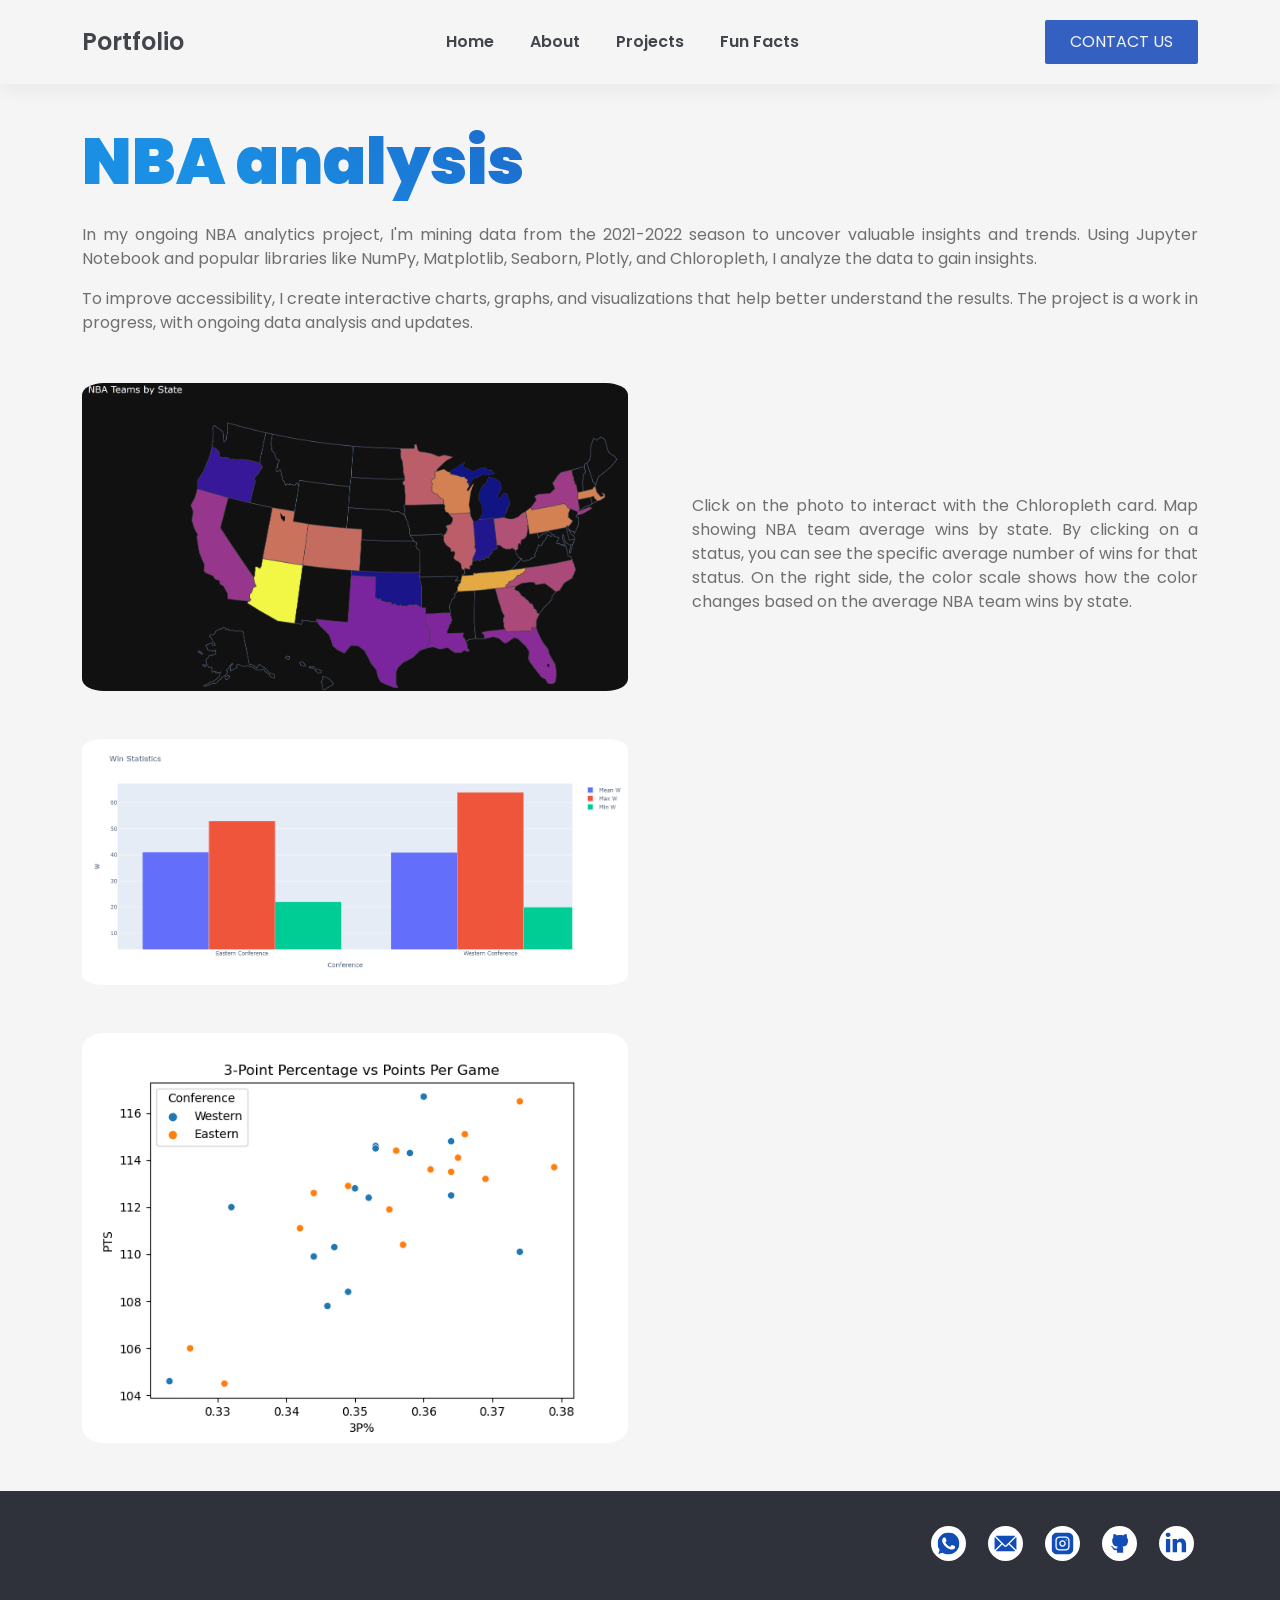
<file: project_NBA.html>
<!DOCTYPE html>
<html lang="en">
  <head>
    <meta charset="UTF-8" />
    <meta http-equiv="X-UA-Compatible" content="IE=edge" />
    <meta name="viewport" content="width=device-width, initial-scale=1.0" />

    <title>Home</title>
    <script src="https://ajax.googleapis.com/ajax/libs/jquery/3.6.4/jquery.min.js"></script>
    <link rel="icon" href="images/favicon.png" />
    <link rel="stylesheet" href="https://cdn.jsdelivr.net/npm/bootstrap@5.2.3/dist/css/bootstrap.min.css"
      integrity="sha384-rbsA2VBKQhggwzxH7pPCaAqO46MgnOM80zW1RWuH61DGLwZJEdK2Kadq2F9CUG65" crossorigin="anonymous" />
    <link href="https://unpkg.com/aos@2.3.1/dist/aos.css" rel="stylesheet">
    <link rel="stylesheet" href="https://cdnjs.cloudflare.com/ajax/libs/font-awesome/4.7.0/css/font-awesome.min.css" />
    <link rel="stylesheet" href="css/main.css" />

</head>

<body>

  <header class="container">

  </header>

  <main>
    <header id="header">

      <!-- Navbar -->
      <nav class="navbar navbar-expand aos-init aos-animate visible">
        <div class="container header">

          <!-- Navbar Brand-->
          <a class="navbar-brand" href="index.html">
            Portfolio

          </a>

          <!-- Nav holder -->


          <!-- Navbar Items -->
          <ul class="navbar-nav items navbar-responsive">
            <li class="nav-item dropdown">
              <a href="index.html" target="_blank" class="nav-link smooth-anchor">Home <i class="icon-arrow-down"></i></a>

            </li>
            <li class="nav-item">
              <a href="about.html" target="_blank" class="nav-link smooth-anchor">About</a>
            </li>
            <li class="nav-item">
              <a href="project.html" target="_blank" class="nav-link smooth-anchor">Projects</a>
            </li>
            <li class="nav-item">
              <a href="./funfact.html" class="nav-link smooth-anchor">Fun Facts</a>
            </li>
          </ul>

          <!-- Navbar Icons -->


          <!-- Navbar Toggle -->
          <ul class="navbar-nav toggle">
            <li class="nav-item">
              <a href="#" class="nav-link-item" target="_blank" data-toggle="modal" data-target="#menu" id="show">
                <svg xmlns="http://www.w3.org/2000/svg" height="1em" viewBox="0 0 448 512"><!--! Font Awesome Free 6.4.0 by @fontawesome - https://fontawesome.com License - https://fontawesome.com/license (Commercial License) Copyright 2023 Fonticons, Inc. --><path d="M0 96C0 78.3 14.3 64 32 64H416c17.7 0 32 14.3 32 32s-14.3 32-32 32H32C14.3 128 0 113.7 0 96zM0 256c0-17.7 14.3-32 32-32H416c17.7 0 32 14.3 32 32s-14.3 32-32 32H32c-17.7 0-32-14.3-32-32zM448 416c0 17.7-14.3 32-32 32H32c-17.7 0-32-14.3-32-32s14.3-32 32-32H416c17.7 0 32 14.3 32 32z"/></svg>
              </a>
            </li>
          </ul>

          <!-- Navbar Action -->
          <ul class="navbar-nav action navbar-responsive">
            <li class="nav-item ml-3">
              <a href="mailto:gabriel.guerra@hotmail.de" target="_blank" class="btn ml-lg-auto primary-button smooth-anchor contact-us"><i class="icon-speech"></i>CONTACT
                US</a>
            </li>
          </ul>
        </div>
      </nav>

    </header>
    <div id="menu" class="p-0 modal fade show" role="dialog" aria-labelledby="menu" style="display: none;"
    aria-modal="true">
    <div class="modal-dialog modal-dialog-slideout" role="document">
      <div class="modal-content full">
        <div class="modal-header" data-dismiss="modal">
          Menu <svg id="hide" class="toggle" width="15" height="15" viewBox="0 0 15 15" fill="none" xmlns="http://www.w3.org/2000/svg">
            <rect y="13" width="18.3848" height="2.2981" rx="1.14905" transform="rotate(-45 0 13)" fill="#1e50bc" />
            <rect x="1.625" width="18.3848" height="2.2981" rx="1.14905" transform="rotate(45 1.625 0)"
              fill="#1e50bc" />
          </svg>
        </div>
        <div class="menu modal-body">
          <div class="row w-100">
            <div class="items p-0 col-12 text-center">
              <ul class="navbar-nav items">
                <li class="nav-item dropdown">
                  <a href="index.html" target="_blank" class="nav-link smooth-anchor responsive-menu prevent">Home <i class="icon-arrow-down"></i></a>

                </li>
                <li class="nav-item">
                  <a href="about.html" target="_blank" class="nav-link responsive-menu smooth-anchor">About</a>
                </li>
                <li class="nav-item">
                  <a href="project.html" target="_blank" class="nav-link responsive-menu smooth-anchor">Projects</a>
                </li>
                <li class="nav-item">
                  <a href="./funfact.html" target="_blank" class="nav-link responsive-menu smooth-anchor">Fun Facts</a>
                </li>
                <li class="nav-item ml-3">
                  <a href="mailto:gabriel.guerra@hotmail.de" target="_blank" class="btn ml-lg-auto  primary-button smooth-anchor"><i class="icon-speech"></i>CONTACT
                    US</a>
                </li>
              </ul>
            </div>
            <div class="contacts p-0 col-12 text-center">
              <!-- Append [navbar] -->
            </div>
          </div>
        </div>
      </div>
    </div>
  </div>
      <!-- TITLE SECTION -->
      <section class="text-center hero py-0 py-lg-4">
        <div class="container">
          <div class="row slide-content-main">
            <h1 data-aos="zoom-out-up" data-aos-delay="400" class="title effect-static-text mb-0 about-me-main" style="text-align: left">
              <span >NBA analysis</span>
            </h1>
          </div>
        </div>
       
      </section>

      <!-- PROJECTS-->
      <section class=" text-center mt-2 mt-md-5 mt-lg-5">
        <div class="container">
        <p data-aos="zoom-out-up" data-aos-delay="500">
          In my ongoing NBA analytics project, I'm mining data from the
          2021-2022 season to uncover valuable insights and trends. Using
          Jupyter Notebook and popular libraries like NumPy, Matplotlib,
          Seaborn, Plotly, and Chloropleth, I analyze the data to gain insights.
        </p>

        <p data-aos="zoom-out-up" data-aos-delay="600">
          To improve accessibility, I create interactive charts, graphs, and
          visualizations that help better understand the results. The project is
          a work in progress, with ongoing data analysis and updates.
        </p>



        <br />

        <div class="row align-items-center">
          <h2 class="project-heading"></h2>

          <div class="col-lg-6 col-md-6">
            <a href="/nba_teams_by_state.html" target="_blank">
              <img
                class="img-fluid subheadings-img"
                id="travel-img"
                src="images/projects/nba_by_state.png"
                alt="Image of a Piechart"
              />
            </a>
          </div>

          <div class="col-lg-6 col-md-6">
            <div id="skills">
              <p data-aos="zoom-out-up" data-aos-delay="400">
                Click on the photo to interact with the Chloropleth card. Map
                showing NBA team average wins by state. By clicking on a status,
                you can see the specific average number of wins for that status.
                On the right side, the color scale shows how the color changes
                based on the average NBA team wins by state.
              </p>
            </div>
          </div>
        </div>

        <br /><br />

        <div class="row align-items-center">
          <div class="col-lg-6 col-md-6">
            <a href="/combined_w_stats111.html" target="_blank">
              <img
                class="img-fluid subheadings-img"
                id="travel-img"
                src="images/projects/stat.png"
                alt="Image of a Piechart"
              />
            </a>
          </div>

          <div class="col-lg-6 col-md-6">
            <div id="skills">
              <p data-aos="zoom-out-up" data-aos-delay="500">
                Click on the image to interact with the graph. This table
                provides winning statistics for the 2021-22 season, broken down
                by Eastern and Western conference. By clicking on the chart you
                can see the minimum, maximum and average values ​​of the winning
                statistics for the two conferences. This interactive
                visualization provides an overview of the NBA team's performance
                during the season.
              </p>
            </div>
          </div>
        </div>

        <div class="row align-items-center">
          <div class="col-lg-6 col-md-6 py-5">
            <a
              href="images/projects/combined_plots_updated.png"
              target="_blank"
            >
              <img
                class="img-fluid subheadings-img"
                id="travel-img"
                src="images/projects/scatter_plot.png"
                alt="Image of a Piechart"
              />
            </a>
          </div>

          <div class="col-lg-6 col-md-6 ">
            <div id="skills">
              <p data-aos="zoom-out-up" data-aos-delay="600">
                Click on the image to see various plots, showing a
                comparison between the Eastern and Western conferences for the
                2021-22 season. Data is visualized using scatter plots and
                whiskers to explore NBA team performance. The scatter chart
                compares two conferences based on different data points, such as
                3-point percentage, on-field goal percentage, assists, steals,
                blocks, and redirects, allowing you to correlation and potential
                differences between conferences. Boxed plots provide additional
                information on how the two conferences compare in terms of the
                data points in question, highlighting any significant
                differences that may exist. 
              </p>
            </div>
          </div>
        </div>
      </div>
      </section>
    </main>

    <footer>
      <section id="copyright" class="p-3 mt-0 copyright">
        <div class="container">
            <div class="row justify-content-between">
                <div class="col-12 col-md-6 p-3 text-center text-lg-left">
                    <!-- <p class="pb-0">Enjoy the low price. We are tracking any intention of piracy.</p> -->
                    <!--
                        Suggestion: Replace the text above with a description of your website.
                     -->
                </div>
             
          
                <div class="col-12 col-md-6 p-3 ">
                  <ul class="social-icons pb-0">
                    <li class="me-3"><a class="facebook" href="https://wa.me/41774449042" target="_blank"><img src="./images/fb.svg" alt=""></a></li>
                    <li class="me-3"><a class="twitter" href="mailto:gabriel.guerra@hotmail.de" target="_blank"><img src="./images/mail.svg" alt=""></a></li>
                    <li class="me-3"><a class="dribbble" href="https://www.instagram.com/gabedariog/" target="_blank"><img src="./images/insta.svg" alt=""></a></li>
                    <li class="me-3"><a class="dribbble" href="https://github.com/Bondi121" target="_blank"><img src="./images/github.svg" alt=""></a></li>
                    <li><a class="linkedin" href="https://www.linkedin.com/in/gabriel-guerra-113387107/" target="_blank"><img src="./images/linkden.svg" alt=""></a></li>   
                  </ul>
                </div>
            </div>
        </div>
    </section>
    </footer>

    <script src="https://code.jquery.com/jquery-3.6.1.js" integrity="sha256-3zlB5s2uwoUzrXK3BT7AX3FyvojsraNFxCc2vC/7pNI="
    crossorigin="anonymous"></script>
  <script src="https://cdn.jsdelivr.net/npm/bootstrap@5.2.3/dist/js/bootstrap.min.js"
    integrity="sha384-cuYeSxntonz0PPNlHhBs68uyIAVpIIOZZ5JqeqvYYIcEL727kskC66kF92t6Xl2V"
    crossorigin="anonymous"></script>
  <!-- <script src="js/partial.js"></script> -->
  <script src="https://unpkg.com/aos@2.3.1/dist/aos.js"></script>

  <script>
    AOS.init();
  </script>
  <script>


    $(document).ready(function () {
      $(".nav-link-item").click(function () {
        $("#menu").show("")
      });

      $("#hide").click(function () {
        $("#menu").hide()
      });

    });

    // click outside
    $(document).mouseup(function (e) {
      var container = $("aside");
      if (!container.is(e.target) && container.has(e.target).length === 0) {
        $("aside").removeClass("close")
      }
    });

  </script>
  </body>
</html>
</file>
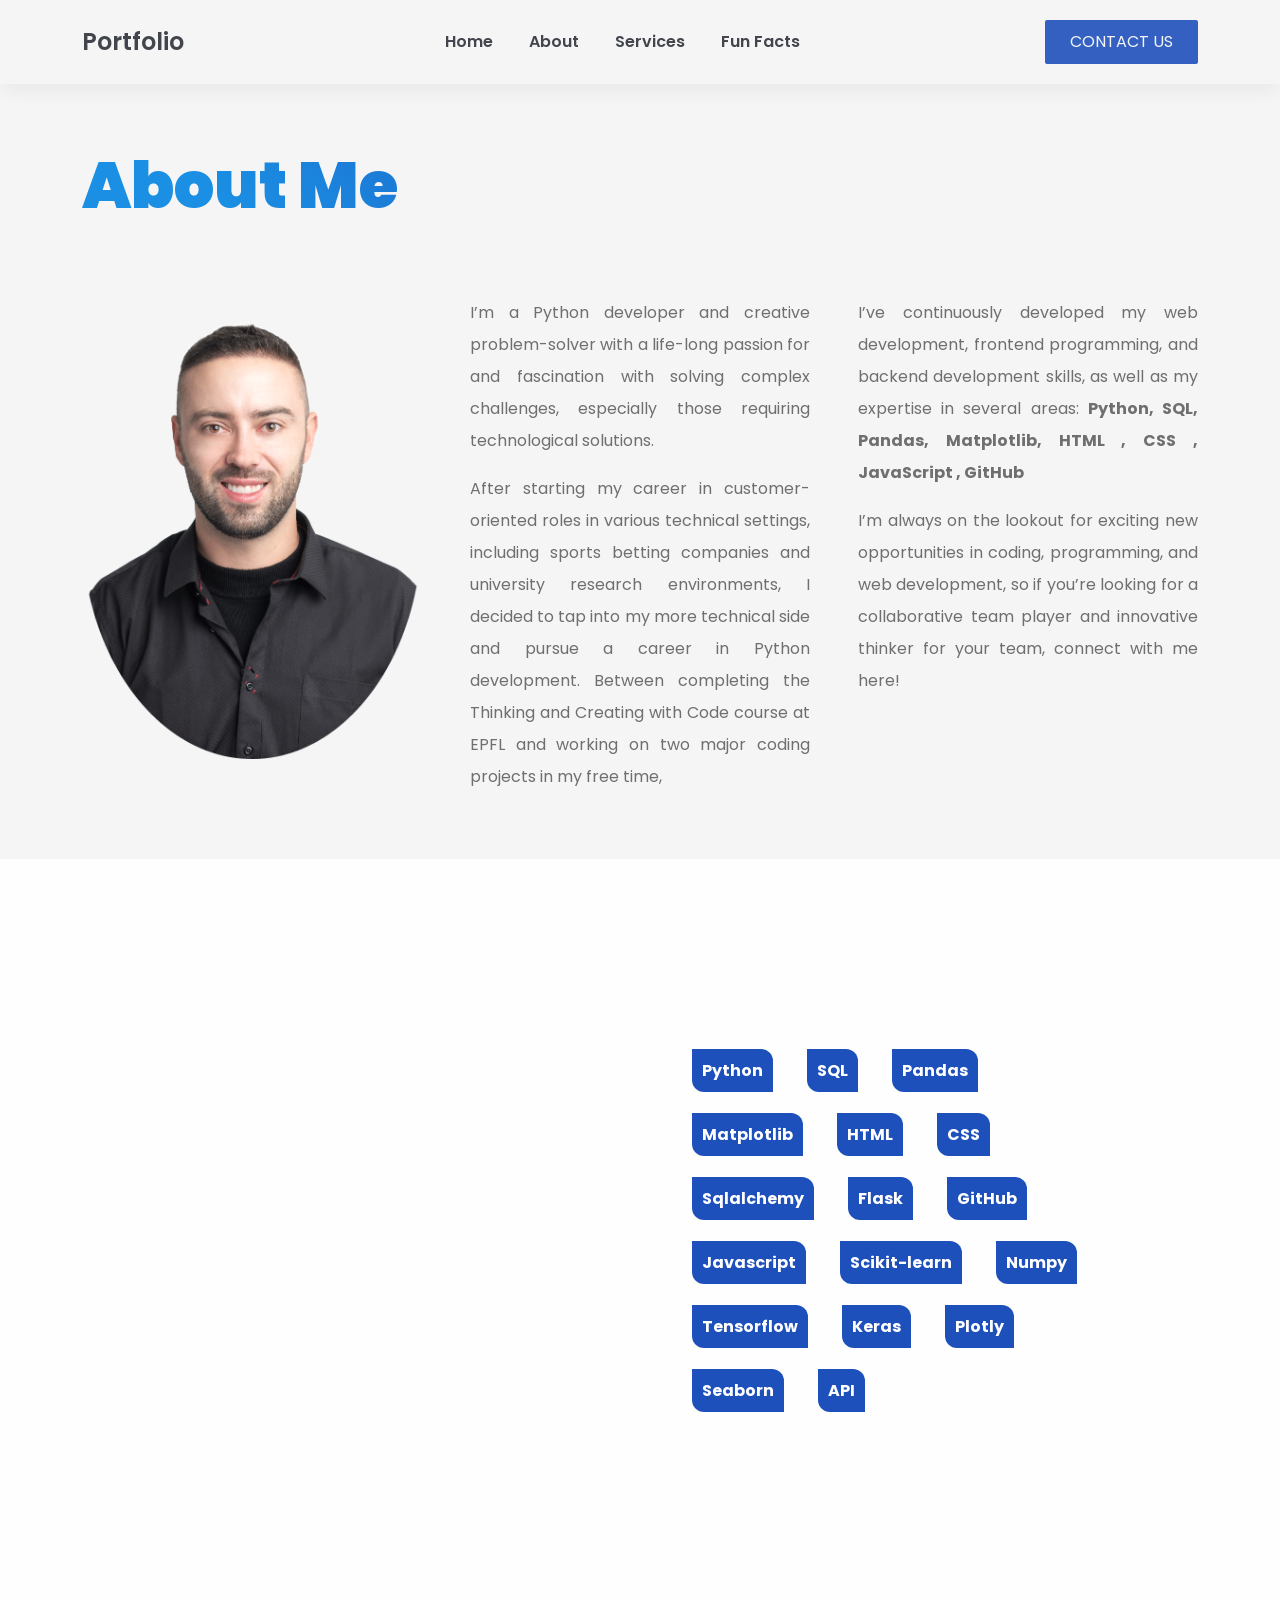
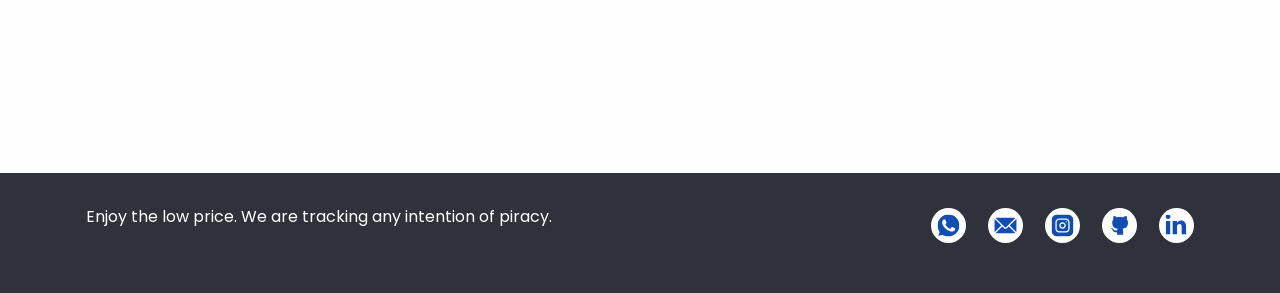
<file: july 2023/backup/10/about.html>
<!DOCTYPE html>
<html lang="en">

<head>
  <meta charset="UTF-8" />
  <meta http-equiv="X-UA-Compatible" content="IE=edge" />
  <meta name="viewport" content="width=device-width, initial-scale=1.0" />

  <title>Home</title>
  <link rel="icon" href="images/favicon.png" />
  <link rel="stylesheet" href="https://cdn.jsdelivr.net/npm/bootstrap@5.2.3/dist/css/bootstrap.min.css"
    integrity="sha384-rbsA2VBKQhggwzxH7pPCaAqO46MgnOM80zW1RWuH61DGLwZJEdK2Kadq2F9CUG65" crossorigin="anonymous" />
  <link href="https://unpkg.com/aos@2.3.1/dist/aos.css" rel="stylesheet">
  <link rel="stylesheet" href="https://cdnjs.cloudflare.com/ajax/libs/font-awesome/4.7.0/css/font-awesome.min.css" />
  <link rel="stylesheet" href="css/main.css" />
</head>

<body>


  <main>
    <header id="header">

      <!-- Navbar -->
      <nav class="navbar navbar-expand aos-init aos-animate visible">
        <div class="container header">

          <!-- Navbar Brand-->
          <a class="navbar-brand" href="index.html" target="_blank">
            Portfolio

          </a>

          <!-- Nav holder -->


          <!-- Navbar Items -->
          <ul class="navbar-nav items navbar-responsive">
            <li class="nav-item dropdown">
              <a href="index.html" target="_blank" class="nav-link smooth-anchor">Home <i
                  class="icon-arrow-down"></i></a>

            </li>
            <li class="nav-item">
              <a href="./about.html" target="_blank" class="nav-link smooth-anchor">About</a>
            </li>
            <li class="nav-item">
              <a href="project.html" target="_blank" class="nav-link smooth-anchor">Services</a>
            </li>
            <li class="nav-item">
              <a href="./funfact.html" class="nav-link smooth-anchor">Fun Facts</a>
            </li>
          </ul>

          <!-- Navbar Icons -->


          <!-- Navbar Toggle -->
          <ul class="navbar-nav toggle">
            <li class="nav-item">
              <a href="#" class="nav-link-item" data-toggle="modal" data-target="#menu" id="show">
                <svg xmlns="http://www.w3.org/2000/svg" height="1em"
                  viewBox="0 0 448 512"><!--! Font Awesome Free 6.4.0 by @fontawesome - https://fontawesome.com License - https://fontawesome.com/license (Commercial License) Copyright 2023 Fonticons, Inc. -->
                  <path
                    d="M0 96C0 78.3 14.3 64 32 64H416c17.7 0 32 14.3 32 32s-14.3 32-32 32H32C14.3 128 0 113.7 0 96zM0 256c0-17.7 14.3-32 32-32H416c17.7 0 32 14.3 32 32s-14.3 32-32 32H32c-17.7 0-32-14.3-32-32zM448 416c0 17.7-14.3 32-32 32H32c-17.7 0-32-14.3-32-32s14.3-32 32-32H416c17.7 0 32 14.3 32 32z" />
                </svg>
              </a>
            </li>
          </ul>

          <!-- Navbar Action -->
          <ul class="navbar-nav action navbar-responsive">
            <li class="nav-item ml-3">
              <a href="mailto:gabriel.guerra@hotmail.de" target="_blank" class="btn ml-lg-auto primary-button smooth-anchor contact-us"><i class="icon-speech"></i>CONTACT
                US</a>
            </li>
          </ul>
        </div>
      </nav>

    </header>
    <div id="menu" class="p-0 modal fade show" role="dialog" aria-labelledby="menu" style="display: none;"
      aria-modal="true">
      <div class="modal-dialog modal-dialog-slideout" role="document">
        <div class="modal-content full">
          <div class="modal-header" data-dismiss="modal">
            Menu <svg id="hide" class="toggle" width="15" height="15" viewBox="0 0 15 15" fill="none"
              xmlns="http://www.w3.org/2000/svg">
              <rect y="13" width="18.3848" height="2.2981" rx="1.14905" transform="rotate(-45 0 13)" fill="#1e50bc" />
              <rect x="1.625" width="18.3848" height="2.2981" rx="1.14905" transform="rotate(45 1.625 0)"
                fill="#1e50bc" />
            </svg>
          </div>
          <div class="menu modal-body">
            <div class="row w-100">
              <div class="items p-0 col-12 text-center">
                <ul class="navbar-nav items">
                  <li class="nav-item dropdown">
                    <a href="index.html" target="_blank" class="nav-link smooth-anchor responsive-menu prevent">Home <i
                        class="icon-arrow-down"></i></a>

                  </li>
                  <li class="nav-item">
                    <a href="about.html" target="_blank" class="nav-link responsive-menu smooth-anchor">About</a>
                  </li>
                  <li class="nav-item">
                    <a href="project.html" target="_blank" class="nav-link responsive-menu smooth-anchor">Services</a>
                  </li>
                  <li class="nav-item">
                    <a href="./funfact.html" class="nav-link responsive-menu smooth-anchor">Fun Facts</a>
                  </li>
                  <li class="nav-item ml-3">
                    <a href="mailto:gabriel.guerra@hotmail.de" target="_blank" class="btn ml-lg-auto  primary-button smooth-anchor"><i
                        class="icon-speech"></i>CONTACT
                      US</a>
                  </li>
                </ul>
              </div>
              <div class="contacts p-0 col-12 text-center">
                <!-- Append [navbar] -->
              </div>
            </div>
          </div>
        </div>
      </div>
    </div>
    <div class="contacts p-0 col-12 text-center">
      <!-- Append [navbar] -->
    </div>
    </div>
    </div>
    </div>
    </div>
    </div>
    <!-- ABOUT SECTION -->
    <section class="container text-center hero pt-5">
      <div class="row slide-content-main g-5 ">
        <h1 data-aos="zoom-out-up" data-aos-delay="400" class="title effect-static-text mt-5 about-me-main">
          About Me
        </h1>
        <div class="col-lg-4 col-md-6">
          <img class="img-fluid" src="images/profile_photo.png" alt="Profil Photo of Gabriel Guerra" />
        </div>
        <div class="col-lg-4 col-md-6 mt-5 " id="hero-text">


          <p data-aos="zoom-out-up" data-aos-delay="800">
            I’m a Python developer and creative problem-solver with a life-long passion for and fascination with solving
            complex challenges, especially those requiring technological solutions.
          </p>
          <p data-aos="zoom-out-up" data-aos-delay="1200">
            After starting my career in customer-oriented roles in various technical settings, including sports betting
            companies and university research environments, I decided to tap into my more technical side and pursue a
            career in Python development. Between completing the Thinking and Creating with Code course at EPFL and
            working on two major coding projects in my free time,

          </p>


        </div>
        <div class="col-lg-4 col-md-6 mt-5" id="hero-text">
          <p data-aos="zoom-out-up" data-aos-delay="1000">
            I’ve continuously developed my web development, frontend programming, and backend development skills, as
            well as my expertise in several areas: <b> Python, SQL, Pandas, Matplotlib, HTML , CSS , JavaScript ,
              GitHub</b>
          </p>

          <p data-aos="zoom-out-up" data-aos-delay="1400">I’m always on the lookout for exciting new opportunities in
            coding, programming, and web development, so if you’re looking for a collaborative team player and
            innovative thinker for your team, connect with me here!</p>
        </div>

      </div>
    </section>

    <!-- RESUME SECTION -->
    <section class=" text-center resume-skills py-5">
      <div class="container">
        <div class="row">
          <h2 data-aos="zoom-out-up" data-aos-delay="600" class="subheadings text-start" id="resume">Resume & Skills
          </h2>

          <div class="col-lg-6 col-md-6">
            <p class="subheadings-text"></p>
            <p data-aos="zoom-out-up" data-aos-delay="700">
              I am a problem-solving enthusiast with a lifelong passion for
              solving complex challenges, especially those that require
              technological solutions. My knowledge base has led me to focus on
              the field of data science, where I find immense satisfaction in
              leveraging Python and SQL to extract valuable insights from data.
            </p>
            <p data-aos="zoom-out-up" data-aos-delay="800">
              Throughout my career, I have explored various domains and gained
              experience in a customer contact role. This exposure fueled my
              curiosity about the power of data and its impact on decision
              making.
            </p>
            <p data-aos="zoom-out-up" data-aos-delay="900">
              To enhance my skills, I am constantly seeking opportunities to
              improve my knowledge of data science and related tools. Through
              freelance projects and self-directed learning, I have honed my
              expertise in web development, front-end programming, back-end
              development, and, most importantly, data analytics.
            </p>
            <p data-aos="zoom-out-up" data-aos-delay="1000">
              I am fully proficient in Python and its data science libraries,
              including NumPy, Pandas, and Matplotlib, which enable me to
              efficiently manipulate, analyze, and visualize data. Additionally,
              I possess a deep understanding of SQL, allowing me to seamlessly
              query and manage large datasets.
            </p>
            <p data-aos="zoom-out-up" data-aos-delay="1100">
              I am always eager to embark on exciting projects in data science,
              coding, and web development. As a collaborative team member and an
              innovative thinker, I am prepared to contribute my skills and
              expertise to ambitious projects. For more information about my
              experience and skills, please visit my
              <a href="https://www.linkedin.com/in/gabriel-guerra-113387107/" target="_blank"><b>LinkedIn
                  profile</b></a>
              . I am excited to network and explore potential partnerships in
              the fascinating world of data science and its applications.
            </p>
          </div>

          <div class="col-lg-6 col-md-6">
            <div id="skills">
              <h4></h4>
              <br />
              <p>
                <span class="skills"> Python</span>
                <span class="skills"> SQL</span>
                <span class="skills"> Pandas</span>
              </p>
              <p>
                <span class="skills"> Matplotlib</span>
                <span class="skills"> HTML</span>
                <span class="skills"> CSS</span>
              </p>
              <p>
                <span class="skills">Sqlalchemy</span>
                <span class="skills"> Flask</span>
                <span class="skills"> GitHub</span>
              </p>
              <p>
                <span class="skills"> Javascript</span>
                <span class="skills">Scikit-learn</span>
                <span class="skills">Numpy</span>
              </p>
              <p>
                <span class="skills">Tensorflow</span>
                <span class="skills">Keras</span>
                <span class="skills">Plotly</span>
              </p>
              <p>
                <span class="skills">Seaborn</span>
                <span class="skills">API</span>
              </p>
            </div>
          </div>
        </div>
      </div>

    </section>


  </main>

  <footer>
    <section id="copyright" class="p-3 mt-0 copyright">
      <div class="container">
        <div class="row justify-content-between">
          <div class="col-12 col-md-6 p-3 text-center text-lg-left">
            <p class="pb-0">Enjoy the low price. We are tracking any intention of piracy.</p>
            <!--
                        Suggestion: Replace the text above with a description of your website.
                     -->
          </div>

          
          <div class="col-12 col-md-6 p-3 ">
            <ul class="social-icons pb-0"> 
              <li class="me-3"><a class="facebook" href="https://wa.me/41774449042" target="_blank"><img src="./images/fb.svg" alt=""></a></li>
              <li class="me-3"><a class="twitter" href="mailto:gabriel.guerra@hotmail.de" target="_blank"><img src="./images/mail.svg" alt=""></a></li>
              <li class="me-3"><a class="dribbble" href="https://www.instagram.com/gabedariog/" target="_blank"><img src="./images/insta.svg" alt=""></a></li>
              <li class="me-3"><a class="dribbble" href="https://github.com/Bondi121" target="_blank"><img src="./images/github.svg" alt=""></a></li>
              <li><a class="linkedin" href="https://www.linkedin.com/in/gabriel-guerra-113387107/" target="_blank"><img src="./images/linkden.svg" alt=""></a></li>   
            </ul>
          </div>
        </div>
      </div>
    </section>
  </footer>


  <script src="https://code.jquery.com/jquery-3.6.1.js" integrity="sha256-3zlB5s2uwoUzrXK3BT7AX3FyvojsraNFxCc2vC/7pNI="
    crossorigin="anonymous"></script>
  <script src="https://cdn.jsdelivr.net/npm/bootstrap@5.2.3/dist/js/bootstrap.min.js"
    integrity="sha384-cuYeSxntonz0PPNlHhBs68uyIAVpIIOZZ5JqeqvYYIcEL727kskC66kF92t6Xl2V"
    crossorigin="anonymous"></script>
  <!-- <script src="js/partial.js"></script> -->
  <script src="https://unpkg.com/aos@2.3.1/dist/aos.js"></script>

  <script>
    AOS.init();
  </script>
  <script>


    $(document).ready(function () {
      $(".nav-link-item").click(function () {
        $("#menu").show("")
      });

      $("#hide").click(function () {
        $("#menu").hide()
      });

    });

    // click outside
    $(document).mouseup(function (e) {
      var container = $("aside");
      if (!container.is(e.target) && container.has(e.target).length === 0) {
        $("aside").removeClass("close")
      }
    });

  </script>





</body>

</html>
</file>
<file: css/main.css>
@import url('https://fonts.googleapis.com/css2?family=Inter&family=Poppins:wght@400;600;700&display=swap');


/* Variables */
:root{
    --dark-color: #002b28;
    --medium-color: #64a19d;
   
    --header-bg-color: #111111;
    --nav-brand-height: 35px;
    --nav-item-color: #f5f5f5;
    --top-nav-item-color: #f5f5f5;
    --hero-bg-color: #111111;
    --footer-brand-height: 80px;

    --primary-color: #1E50BC;
    --secondary-color: #1a8fe3;
    
    --white-color: #f9f9f9;
    --black-color: #040402;
    --dark-grey-color: #191919;

    --primary-t-color: #2f323a;
    --secondary-t-color: #f5f5f5; 
    --primary-p-color: #6f6f6f;
    --secondary-p-color: #8e8e8e;
    --primary-b-color: #f5f5f5;
    --primary-l-color: rgba(0, 0, 0, .25);
    --secondary-l-color: rgba(255, 255, 255, 0.25);

    --valid-color: #007a4d;
    --invalid-color: #e34f4f;

    --primary-bg-color: #f5f5f5;
    --primary-bg-color-2: #eeeeee;
    --primary-bg-color-3: #e5e5e5;

    --secondary-bg-color: #040402;
    --secondary-bg-color-2: #111111;
    --secondary-bg-color-3: #191919;

    --card-bg-color: #f5f5f5;

    --footer-bg-color: #111111;
}
html,body{
    overflow-x: hidden;
}
body{
    font-family: 'Poppins', sans-serif;
    width: 100%;

    height: 100%;
    background-color: #f5f5f5;
    color: #6f6f6f;
  
}
.btn {
    width: max-content;
    max-width: 100%;
    display: flex;
    align-items: center;
    justify-content: center;
    text-align: center;
    padding: 0.5rem 1.25rem;
    border-width: 0;
    border-radius: 2px;
}
p{
    text-align: justify;
}


#hero-text{
    margin-top: 30px;
}

.active{
    border-bottom: 2px solid var(--medium-color);
    font-weight: bold;
}

nav{
    /* background-color: ; */
    opacity: 0.9;
}

/* .navbar-nav{
    color: var(--light-color) !important;
} */

/* .navbar-nav li a{
    color: var(--light-color);
} */

.collapse{
    justify-content: flex-end;
}

/* HERO SECTION */
.hero{
    width: 100%;
    margin-bottom: -50px;
}

.hero p{
    line-height: 2.0;
}

#hero-text{
    text-align: justify;
}

#title-one{
    color: var(--light-color);
}

.read-more{
    text-decoration: none;
    color: var(--light-color);
    background-color: var(--dark-color);
    border-radius: 4px;
    padding: 5px 12px;
    box-shadow: rgba(0, 0, 0, 0.15) 1.95px 1.95px 2.6px;
    font-weight: bold;
}

.read-more:hover{
    background-color: var(--light-color);
    color: var(--dark-color);
}

/* END OF HERO SECTION */

section{
    margin-top: 100px !important;
}

.subheadings, .project-heading{
    color: var(--dark-color);
    font-weight: bold;
}

.subheadings-text{
    margin-top: 100px;
}

/* .subheadings-img{
    margin-top: 40px;
} */

#travel-img{
    border-radius: 4%;
}

/* ABOUT ME  */

#resume{
    margin: 40px 0 -40px 0;
}

#skills{
    margin: 50px 0 0 40px;
}

#skills p{
    margin-top: 40px;
}

.skills, .project-details{
    background-color:#1e50bc;;
    color:#fff;
    font-weight: bold;
    padding: 10px 10px;
    border-radius: 0 12px 0 12px;
    margin-right: 30px;
}
 .social-icons
{
 
  list-style: none;
    display: flex;
    justify-content: end;
}
.social-icons img{
width: 35px;
}
.social-icons a
{
  width:40px;
  height:40px;
  line-height:40px;
  margin-left:6px;
  margin-right:0;
  border-radius:100%;
  background-color:#33353d
}

/* END OF ABOUT ME */

.project-heading {
    text-align: left;
    font-size: 26px;
    font-weight: 500;
}

.project-details{
    font-size: 16pt;
}

.project-figure{
    background-color: var(--medium-color);
    padding: 5px 11px;
    font-size: 9pt;
}

/* TRAVEL SECTION */
.text-left{
    text-align: left;
    margin-top: 30px;
}

/* END OF TRAVEL SECTION */


/* FOOTER */

footer{
   
    
    text-align: center;
    color: #fff;
}
footer .copyright {
    background-color: #2f323a;
}

.nav-footer{
    background-color: transparent;
    justify-content: center;
}

.nav-footer ul li a{
    color: var(--light-color);
}

footer hr{
    /* color: var(--light-color); */
    /* border: 2px solid var(--light-color); */
    margin-top: 20px !important;
}

footer h3 a, footer div a{
    text-decoration: none;
    color: #fff;
}

#date{
    margin-bottom: -40px;
}

footer .socials, footer .socials a{
    display: inline;
}

/* .socials a:hover{
    color: var(--light-color);
} */
/* END OF FOOTER */

/* new css */
header .navbar-expand .navbar-brand {
    padding: 0;
    font-size: 1.5rem;
    font-weight: 600;
    line-height: 0;
    color: #2f323a;
}
header {
    position: relative;
    z-index: 5;
}

.navbar-holder {
    position: relative;
    z-index: -100;
    min-height: auto;
    pointer-events: none;
    background-color: var(--section-1-bg-color);
}

header .navbar-sticky {
    top: 0;
    background-color: #f5f5f5;
    -webkit-box-shadow: 0 2px 28px 0 rgba(0, 0, 0, 0.09);
    box-shadow: 0 2px 28px 0 rgba(0, 0, 0, 0.09);
    -webkit-transition: all .15s ease-out 0s!important;
    -o-transition: all .15s ease-out 0s!important;
    -moz-transition: all .15s ease-out 0s!important;
    transition: all .15s ease-out 0s!important;
    /* ! important is necessary to avoid conflict with the AOS animate. */
}

header .navbar-sticky.hidden {
    -webkit-transform: translate3d(0, -101%, 0)!important;
    -ms-transform: translate3d(0,-101%, 0)!important;
    -moz-transform: translate3d(0, -101%, 0)!important;
    transform: translate3d(0, -101%, 0)!important;
    /* ! important is necessary to avoid conflict with the AOS animate. */
}

header .navbar-sticky.visible {
    -webkit-transform: translate3d(0,0,0)!important;
    -ms-transform: translate3d(0,0,0)!important;
    -moz-transform: translate3d(0,0,0)!important;
    transform: translate3d(0,0,0)!important;
    /* ! important is necessary to avoid conflict with the AOS animate. */
}

header .navbar-expand {
    position: fixed;
    top: 0;
    z-index: 2;
    width: 100%;
    padding: 20px 25px;
    pointer-events: initial;
   
     
background-color: #f5f5f5;
      
        box-shadow: 0 2px 28px 0 rgba(0, 0, 0, 0.09);
     
    
}
header .navbar-expand.relative {
    position: relative;
}

header .navbar-expand .navbar-nav {
    display: inline-block;
}

header .navbar-expand .navbar-nav.toggle {
    display: none;
}

header .navbar-expand .navbar-nav.toggle i {
    font-size: 20px;
}

header .navbar-expand .navbar-brand {
    padding: 0;
    font-size: 1.5rem;
    font-weight: 600;
    line-height: 0;
    color: var(--nav-item-color);
}



header .navbar-expand .navbar-brand i {
    font-style: initial;
    font-weight: bold;
    font-size: 1.8rem;
  
}

header .navbar-expand .navbar-brand i.version-number {
    margin: 0 0 0 5px;
    font-family: var(--h1-font);
    font-size: 12px;
}

.navbar-expand .navbar-nav .nav-item {
    margin: 0;
    display: inline-flex;
    vertical-align: middle;
}

.navbar-expand .navbar-nav ul .nav-item {
    display: block;
}

.navbar-expand .navbar-nav .nav-item a:not(.btn) {
    display: flex;
    align-items: center;
    font-size: 1rem;
    font-weight: 600;
}

.navbar-expand .navbar-nav .nav-link:not(.btn) {
    padding-right: 1rem;
    padding-left: 1rem;
    color: var(--nav-item-color);
}



.navbar-expand:not(.navbar-sticky) .navbar-nav .dropdown-menu .nav-link:not(.btn),
.navbar-expand .navbar-nav .dropdown-menu .nav-link:not(.btn) {
    display: flex;
    align-items: center;
    justify-content: space-between;
    padding: 0.35rem 1rem;
    font-weight: 400;
    color: var(--primary-p-color);
}
.navbar-expand .navbar-nav .nav-link:not(.btn) {
    padding-right: 1rem;
    padding-left: 1rem;
    color: #2f323a;
}
.primary-button,
.primary-button:visited, .primary-button:active {
    position: relative;
    z-index: 2;
    padding: 10px 25px;
    background-color: #1e50bc;
    border-radius: 2px;
    color: var(--primary-b-color);
    font-weight: 400;
}

.primary-button:hover, .primary-button:focus {
    background-color: var(--primary-color);
   
   
    color: var(--primary-b-color);
}

.dark-button,
.dark-button:visited, .dark-button:active {
    position: relative;
    z-index: 2;
    padding: 10px 25px;
    background-color: var(--hero-bg-color);
    border-radius: 0;
    color: var(--white-color);
    font-weight: 400;
}

.dark-button:before {
    content: '';
    position: absolute;
    z-index: -1;
    top: 0;
    left: 0;
    bottom: 0;
    right: 0;
    width: 100%;
    height: 100%;
    border-radius: 0;
    background-image: -webkit-linear-gradient(45deg, var(--secondary-color) 15%, var(--primary-color) 65%);
    background-image: linear-gradient(45deg, var(--secondary-color) 15%, var(--primary-color) 65%);
}
.primary-button:hover, .primary-button:focus {
    background-color: var(--primary-color);
    background-image: -webkit-linear-gradient(45deg, var(--secondary-color) 15%, var(--primary-color) 65%);
    background-image: linear-gradient(45deg, var(--secondary-color) 15%, var(--primary-color) 65%);
    color: var(--primary-b-color);
}

.primary-button,
.primary-button:visited, .primary-button:active {
    position: relative;
    z-index: 2;
    padding: 10px 25px;
    background-color: #1e50bc;
    border-radius: 2px;
    color: #f5f5f5;
    font-weight: 400;
}
header .navbar-expand .navbar-brand {
    padding: 0;
    font-size: 1.5rem;
    font-weight: 600;
    line-height: 0;
    color: #2f323a;
}
.navbar-expand .navbar-nav .nav-link:not(.btn):not(.title):hover {
    color: var(--primary-color);
}

section {
    position: relative;
    width: 100%;
 
    background-size: cover;
    background-attachment: fixed;
    background-position: center;
}
section.hero {
    background-color: #f5f5f5;
}
.swiper-container {
    margin-left: auto;
    margin-right: auto;
    position: relative;
    overflow: hidden;
    list-style: none;
    padding: 0;
    z-index: 1;
}
.slider-h-100 {
    width: 100%;
    height: 100vh;
}
.swiper-wrapper {
    position: relative;
    width: 100%;
    height: 100%;
    z-index: 1;
    display: flex;
    transition-property: transform;
    box-sizing: content-box;
}
.swiper-slide {
    flex-shrink: 0;
    width: 100%;
    height: 100%;
    position: relative;
    transition-property: transform
}
.slide-center {
    display: -webkit-box;
    display: -ms-flexbox;
    display: -webkit-flex;
    display: flex;
    align-items: center;
}
.slide-content {
    position: relative;
    z-index: 3;
    width: 100%;
}

.full-slider .inner,
.no-slider .inner {
    top: 1rem;
    max-width: 1140px;
    padding: 0;
    margin: auto;
}
.full-slider .inner .left,
.no-slider .inner .left {
    width: 60%;
    padding: 2rem 0;
}

.slide-content .title {
    margin-top: 0;
    margin-bottom: 1.5rem;
    font-size:6rem;
    font-weight: 900;
    line-height: 1.2;
    font-family: var(--h1-font);
    color: var(--primary-color);
    
    text-align: left;
    word-wrap: break-word;
}
.slide-content-main .title {
    margin-top: 0;
    margin-bottom: 1.5rem;
    font-size:4rem;
    font-weight: 900;
    line-height: 1.2;
    font-family: var(--h1-font);
    color: var(--primary-color);
    
    text-align: left;
    word-wrap: break-word;
}
.description{
    margin: 1.5rem 0;
    font-size: 1rem;
    font-weight: 400;
    line-height: 1.5;
}
.hero-image {
    position: absolute;
    right: 10%;
    bottom: 0;
    width: auto;
    height: 85%;
}

.hero-image-left {
    position: absolute;
    left: 10%;
    bottom: 0;
    width: auto;
    height: 85%;
}

.fit-image {
    width: 100%;
    height: 100%;
    object-fit: cover;
    object-position: center;
}

.fit-image.w-85 {
    width: 85%;
}

.fit-image.top {
    object-position: top;
}

.fit-image.bottom {
    object-position: bottom;
}
.slider-parallax-holder {
    position: relative;
    z-index: -100;
    min-height: 100vh;
    pointer-events: none;
}

.mid-slider {
    overflow: visible;
    padding: 0 15px;
}

.mid-slider-simple {
    padding: 0 15px;
}
.description-read{
    max-width: 720px;
}
.mid-slider-simple .card:not(.no-hover):hover {
    transform: initial;
}

.full-slider {
    cursor: w-resize;
}

.full-slider .inner,
.no-slider .inner {
    top: 1rem;
    max-width: 1140px;
    padding: 0;
    margin: auto;
}

.full-slider.full-grid .inner,
.no-slider.full-grid .inner {
    max-width: calc(100% - 60px);
}

.full-slider.smaller .inner,
.no-slider.smaller .inner {
    max-width: 940px;
}

.no-slider.slider-h-75 .inner {
    top: 10px;
}

.full-slider .inner .center,
.no-slider .inner .center {    
    width: 100%;
    padding: 2rem 0;
}

.full-slider .inner .left,
.no-slider .inner .left {
    width: 60%;
    padding: 2rem 0;
}

.full-slider .inner .right,
.no-slider .inner .right {
    width: auto;
    padding: 2rem 0;
}
.description {
    max-width: 500px;
    margin-bottom: 2rem;
    font-size: 1.2rem;
}
.effect-static-text {
    background-image: -webkit-linear-gradient(45deg, var(--secondary-color) 15%, var(--primary-color) 65%);
    background-image: linear-gradient(45deg, var(--secondary-color) 15%, var(--primary-color) 65%);
    -webkit-background-clip: text;
    -moz-background-clip: text;
         background-clip: text;
    -webkit-text-fill-color: transparent;
}

.effect-static-text i {
    -webkit-text-fill-color: var(--primary-color);
}

.effect-motion-text,
.effect-motion-hover:hover {
    background-image: linear-gradient(to right, var(--primary-color) 20%, var(--primary-t-color) 40%, var(--primary-t-color) 60%, var(--primary-color) 80%);
    background-size: 200% auto;
    -webkit-background-clip: text;
    -moz-background-clip: text;
         background-clip: text;
    -webkit-text-fill-color: transparent;
    -webkit-animation: effect 1s linear infinite;
    animation: effect 1s linear infinite;
}
.full-slider.featured .inner .left:before,
.no-slider.featured .inner .left:before {
    content: '';
    position: absolute;
    z-index: -1;
    top: 1%;
    right: 0;
    bottom: 0;
    left: 26%;
    width: 27%;
    height: 95%;
    border-top: 4px solid;
    border-right: 4px solid;
    transform: rotate(-15deg);
    border-image: -webkit-linear-gradient(to right, transparent 55%, var(--primary-color) 55%, var(--primary-color) 100%) 30;
    border-image: linear-gradient(to right, transparent 55%, var(--primary-color) 55%, var(--primary-color) 100%) 30;
    transition-timing-function: cubic-bezier(.25, .25, .75, .75);
    transition-duration: 0.6s;
    transition-property: opacity, transform;
}


.full-slider.featured .inner .left:after,
.no-slider.featured .inner .left:after {
    content: '';
    position: absolute;
    z-index: 1;
    top: 2%;
    right: 0px;
    bottom: 0;
    left: 24%;
    width: 29%;
    height: 95%;
    border-left: 4px solid;
    border-bottom: 4px solid;
    transform: rotate(-15deg);
    border-image: -webkit-linear-gradient(to bottom, transparent 83%, var(--primary-color) 83%, var(--primary-color) 100%) 30;
    border-image: linear-gradient(to bottom, transparent 83%, var(--primary-color) 83%, var(--primary-color) 100%) 30;
    transition-timing-function: cubic-bezier(.25, .25, .75, .75);
    transition-duration: 0.6s;
    transition-property: opacity, transform;
}


/* modal */
.modal-open {
    overflow-y: hidden;
    overflow-x: hidden;
}

.modal-dialog-slideout {
    min-height: 100%;
    margin: 0 0 0 auto;
}

.modal.fade .modal-dialog.modal-dialog-slideout {
   
    transform: translate(100%, 0)scale(1);
  
    box-shadow: 0px 0px 15px 0px rgba(0, 0, 0, 0.1);
    height: 100%;
}

.modal.fade.show .modal-dialog.modal-dialog-slideout {
    -webkit-transform: translate(0, 0);
    transform: translate(0, 0);
    display: flex;
    align-items: start;
  
    height: 100%;
}

.modal-content {
    border: none;
    border-radius: 0;
    overflow-x: hidden;
    background-color: var(--primary-bg-color-2);
    background-size: cover;
    background-position: center center;
}

.theme-mode-dark .modal-content {
    background-color: var(--secondary-bg-color-3);
}

.modal-content.full {
    height: 100%;
}

.modal-header {
    align-items: center;
    padding: 25px;
    border: none;
    font-weight: 600;
    color: var(--primary-t-color);
    border-radius: 0;
}

.theme-mode-dark .modal-header {
    color: var(--secondary-t-color);
}

.modal-header .modal-title {
    line-height: 0;
}

.modal-header .icon-close {
    font-size: 24px;
    cursor: pointer;
}

.modal-body {
    width: 100%;
    display: flex;
  
    padding: 25px 25px 75px;
}

.theme-mode-dark .modal-body h2 {
    color: var(--white-color);
}

.theme-mode-dark .modal-body .form-control {
    border-color: var(--secondary-l-color);
    color: var(--secondary-t-color);
}
/* about */
.resume-skills{
    background: #fefefe;
}
/* media */
@media(max-width: 1199px) {
  

    .full-slider.featured .inner .right .description {
        right: initial;
        position: inherit;
    }
    .full-slider .inner, body .no-slider .inner {
        padding: 0 40px;
    }

  .container {
        padding: 0 10px;
        max-width: 100%;
    }

}
@media(max-width: 991px) {

    /* #region General */
    .skills, .project-details{
        background-color:#1e50bc;
        color:#fff;
        font-weight: bold;
        padding: 10px 7px;
        border-radius: 0 12px 0 12px;
         margin-right: 0px;
    }
  
   
   .slide-content .title,
    h2.super {
        font-size: 4rem;
    }

   

    /* #endregion General */

    /* #region Slider */

  .slider-h-100 {
        height: calc(100vh - 50px);
    }

     .slider-h-100.alt {
        height: calc(85vh - 50px);
    }

    /* #endregion Slider */

    /* #region Section */

     aside {
        margin-top: 60px;
    }

    .title {
        margin-top: 2rem;
    }

    /* #endregion Section */

    /* #region Feature */

    .bricklayer-column-sizer {
		width: 50%;
    }

   .columns-1 .bricklayer-column-sizer {
        width: 100%;
    }
    
    body .columns-2 .bricklayer-column-sizer,
    body .columns-3 .bricklayer-column-sizer,
    body .columns-4 .bricklayer-column-sizer,
    body .columns-5 .bricklayer-column-sizer,
    body .columns-6 .bricklayer-column-sizer {
        width: 50%;
    }

     .card-columns {
        column-count: 2;
    }

    /* #endregion Feature */

    /* #region Modal */

    body .modal-body {
        align-items: start;
    }
    
    /* #endregion Modal */
    .full-slider.featured .inner .left:after,
.no-slider.featured .inner .left:after {
    display: none;
}
.full-slider.featured .inner .left:before,
.no-slider.featured .inner .left:before {
display: none;
}

.full-slider .inner .left, .no-slider .inner .left {
    width: 100%;
   
}
}

@media(max-width: 767px) {
    .slide-content-main .title {
       
        font-size:2rem;
       
        
      
    }
    .social-icons
    {
      padding-left:0;
      margin-bottom:0;
      list-style:none;
      justify-content: center;
    }
    .social-icons li
    {
      display:inline-block;
      margin-bottom:4px
    }
    .social-icons li.title
    {
      margin-right:15px;
      text-transform:uppercase;
      color:#96a2b2;
      font-weight:700;
      font-size:13px
    }
    .social-icons a{
      background-color:#eceeef;
      color:#818a91;
      font-size:16px;
      display:inline-block;
      line-height:44px;
      width:44px;
      height:44px;
      text-align:center;
      margin-right:8px;
      border-radius:100%;
      -webkit-transition:all .2s linear;
      -o-transition:all .2s linear;
      transition:all .2s linear
    }
    .social-icons a:active,.social-icons a:focus,.social-icons a:hover
    {
      color:#fff;
      background-color:#29aafe
    }
    .social-icons.size-sm a
    {
      line-height:34px;
      height:34px;
      width:34px;
      font-size:14px
    }
    .social-icons a.facebook:hover
    {
      background-color:#3b5998
    }
    .social-icons a.twitter:hover
    {
      background-color:#00aced
    }
    .social-icons a.linkedin:hover
    {
      background-color:#007bb6
    }
    .social-icons a.dribbble:hover
    {
      background-color:#ea4c89
    }
   
      .social-icons li.title
      {
        display:block;
        margin-right:0;
        font-weight:600
      }
    
    /* #region General */
   .no-slider .slide-content .inner .right {
        width: 100%;
    }
   .full-slider .hero-image,
   .no-slider .hero-image {
        width: 100%;
        height: auto; 
         bottom: 0; 
        right: initial; 
    }
    .skills, .project-details{
        background-color:#1e50bc;
        color:#fff;
        font-weight: bold;
        padding: 10px 7px;
        border-radius: 0 12px 0 12px;
         margin-right: 0px;
    }
    .slide-content .title,
     h2.super {
        font-size: 3.5rem;
    }

   
   .featured {
        margin: auto;
    }

    .featured:before {
        content: none;
    }
    
  
    
   .intro .btn {
        margin-top: 30px;
    }

 .intro {
        margin-top: 50px;
    }

 .item:last-child {
        margin-bottom: 50px;
    }

    .offers .items .item {
        margin-bottom: 0;
    }

    .offers .items .item {
        margin-bottom: 30px;
    }

   .blog-grid:not(.masonry) .items .item {
        margin-bottom: 0;
    }

    .blog-grid:not(.masonry) .items .item {
        margin-bottom: 30px;
    }

   

    header .navbar-expand .navbar-nav a {
        padding: 10px 15px;
        font-size: 0;
    }

   header .navbar-expand .navbar-nav.action .btn i {
        font-size: initial;
        margin: 0;
    }

     .navbar-brand {
        margin: 0;
    }

  

    .full-slider .slide-content .inner .description, 
    .no-slider .slide-content .inner .description {
        max-width: 100%;
        font-size: 1.2rem;
    }  

  .description p {
        font-size: 1.2rem;
    }

   .inner .right {
        width: 100%;
    }

 


    .no-slider .hero-image-left {
        width: 100%;
        height: auto;
        bottom: 0;
        right: initial;
    }
.no-slider .hero-image.alt {
        top: 22%;
    }

  
    .no-slider .hero-image-left.alt {
        top: 22%;
    }

    .slide-content {
        width: 100%;
        height: 100%;
    }

    .slide-content:before {
        content: '';
        position: absolute;
        top: 0;
        left: 0;
        width: 100%;
        height: 100%;
        background-color: #f5f5f5;
        opacity: 0;
    }    
    
   
    
    .slide-content:before {
        opacity: 0.7;
    }
    
    .slide-content:before {
        opacity: 0.9;
    }

    /* #endregion Slider */

    /* #region Section */

    body section {
        padding: 90px 0;
        background-attachment: initial;
    }


  
   .featured:after {
        height: 60px;
        bottom: -30px;
    }

    /* #endregion Section */

    /* #region List */

 .list-group-item img {
        margin-right: 90px;
    }

    /* #endregion List */

    /* #region Features */

   
 .filter-section .btn-group .btn {
        font-size: 1rem;
    }

    /* #endregion Features */

    /* #region Multi-Step Form */

  

   .step-prev, body .step-next, body .send {
        width: calc(50% - 12px);
    }
    /* .slider-h-100 {
        height: calc(100vh - -165px);
    } */
    /* #endregion Multi-Step Form */

    /* #region Footer */


    .navbar-responsive{
        display: none !important;
    }

  
.responsive-menu{
    padding-right: 1rem;
    padding-left: 1rem;
    color: #2f323a;
}
header .navbar-expand .navbar-nav.toggle {
    display: flex;
}
.btn {
        
    margin: 0 auto;
}
    /* #endregion Footer */
}

@media (max-width: 576px) {
.about-me-main{
    padding-top: 100px;
    text-align: center !important;
}

    .btn {
        
        margin: 0 auto;
    }
    .slide-content .title, h2.super {
        font-size: 1.5rem;
        text-align: center;
    }
    .full-slider .slide-content .inner .description, 
    .no-slider .slide-content .inner .description {
        max-width: 100%;
        font-size: 1.2rem;
        text-align: center;
    }  
    header .navbar-expand .navbar-brand img {
        height: auto;
        max-height: var(--nav-brand-height);
    }

    section {
        margin-top: 0px !important; 
    }
 .bricklayer-column-sizer {
		width: 100%;
    }

  

    .card-columns {
        column-count: 1;
    }
    
    /* #endregion Feature */
}

@media(max-width: 374px) {

    /* #region General */

  
   .slide-content .title,
    body h2.super {
        font-size: 3rem;
    }
}
</file>
<file: july 2023/backup/10/css/main.css>
@import url('https://fonts.googleapis.com/css2?family=Inter&family=Poppins:wght@400;600;700&display=swap');


/* Variables */
:root{
    --dark-color: #002b28;
    --medium-color: #64a19d;
   
    --header-bg-color: #111111;
    --nav-brand-height: 35px;
    --nav-item-color: #f5f5f5;
    --top-nav-item-color: #f5f5f5;
    --hero-bg-color: #111111;
    --footer-brand-height: 80px;

    --primary-color: #1E50BC;
    --secondary-color: #1a8fe3;
    
    --white-color: #f9f9f9;
    --black-color: #040402;
    --dark-grey-color: #191919;

    --primary-t-color: #2f323a;
    --secondary-t-color: #f5f5f5; 
    --primary-p-color: #6f6f6f;
    --secondary-p-color: #8e8e8e;
    --primary-b-color: #f5f5f5;
    --primary-l-color: rgba(0, 0, 0, .25);
    --secondary-l-color: rgba(255, 255, 255, 0.25);

    --valid-color: #007a4d;
    --invalid-color: #e34f4f;

    --primary-bg-color: #f5f5f5;
    --primary-bg-color-2: #eeeeee;
    --primary-bg-color-3: #e5e5e5;

    --secondary-bg-color: #040402;
    --secondary-bg-color-2: #111111;
    --secondary-bg-color-3: #191919;

    --card-bg-color: #f5f5f5;

    --footer-bg-color: #111111;
}
html,body{
    overflow-x: hidden;
}
body{
    font-family: 'Poppins', sans-serif;
    width: 100%;

    height: 100%;
    background-color: #f5f5f5;
    color: #6f6f6f;
  
}
.btn {
    width: max-content;
    max-width: 100%;
    display: flex;
    align-items: center;
    justify-content: center;
    text-align: center;
    padding: 0.5rem 1.25rem;
    border-width: 0;
    border-radius: 2px;
}
p{
    text-align: justify;
}


#hero-text{
    margin-top: 30px;
}

.active{
    border-bottom: 2px solid var(--medium-color);
    font-weight: bold;
}

nav{
    /* background-color: ; */
    opacity: 0.9;
}

/* .navbar-nav{
    color: var(--light-color) !important;
} */

/* .navbar-nav li a{
    color: var(--light-color);
} */

.collapse{
    justify-content: flex-end;
}

/* HERO SECTION */
.hero{
    width: 100%;
    margin-bottom: -50px;
}

.hero p{
    line-height: 2.0;
}

#hero-text{
    text-align: justify;
}

#title-one{
    color: var(--light-color);
}

.read-more{
    text-decoration: none;
    color: var(--light-color);
    background-color: var(--dark-color);
    border-radius: 4px;
    padding: 5px 12px;
    box-shadow: rgba(0, 0, 0, 0.15) 1.95px 1.95px 2.6px;
    font-weight: bold;
}

.read-more:hover{
    background-color: var(--light-color);
    color: var(--dark-color);
}

/* END OF HERO SECTION */

section{
    margin-top: 100px !important;
}

.subheadings, .project-heading{
    color: var(--dark-color);
    font-weight: bold;
}

.subheadings-text{
    margin-top: 100px;
}

/* .subheadings-img{
    margin-top: 40px;
} */

#travel-img{
    border-radius: 4%;
}

/* ABOUT ME  */

#resume{
    margin: 40px 0 -40px 0;
}

#skills{
    margin: 50px 0 0 40px;
}

#skills p{
    margin-top: 40px;
}

.skills, .project-details{
    background-color:#1e50bc;;
    color:#fff;
    font-weight: bold;
    padding: 10px 10px;
    border-radius: 0 12px 0 12px;
    margin-right: 30px;
}
 .social-icons
{
 
  list-style: none;
    display: flex;
    justify-content: end;
}
.social-icons img{
width: 35px;
}
.social-icons a
{
  width:40px;
  height:40px;
  line-height:40px;
  margin-left:6px;
  margin-right:0;
  border-radius:100%;
  background-color:#33353d
}

/* END OF ABOUT ME */

.project-heading {
    text-align: left;
    font-size: 26px;
    font-weight: 500;
}

.project-details{
    font-size: 16pt;
}

.project-figure{
    background-color: var(--medium-color);
    padding: 5px 11px;
    font-size: 9pt;
}

/* TRAVEL SECTION */
.text-left{
    text-align: left;
    margin-top: 30px;
}

/* END OF TRAVEL SECTION */


/* FOOTER */

footer{
   
    
    text-align: center;
    color: #fff;
}
footer .copyright {
    background-color: #2f323a;
}

.nav-footer{
    background-color: transparent;
    justify-content: center;
}

.nav-footer ul li a{
    color: var(--light-color);
}

footer hr{
    /* color: var(--light-color); */
    /* border: 2px solid var(--light-color); */
    margin-top: 20px !important;
}

footer h3 a, footer div a{
    text-decoration: none;
    color: #fff;
}

#date{
    margin-bottom: -40px;
}

footer .socials, footer .socials a{
    display: inline;
}

/* .socials a:hover{
    color: var(--light-color);
} */
/* END OF FOOTER */

/* new css */
header .navbar-expand .navbar-brand {
    padding: 0;
    font-size: 1.5rem;
    font-weight: 600;
    line-height: 0;
    color: #2f323a;
}
header {
    position: relative;
    z-index: 5;
}

.navbar-holder {
    position: relative;
    z-index: -100;
    min-height: auto;
    pointer-events: none;
    background-color: var(--section-1-bg-color);
}

header .navbar-sticky {
    top: 0;
    background-color: #f5f5f5;
    -webkit-box-shadow: 0 2px 28px 0 rgba(0, 0, 0, 0.09);
    box-shadow: 0 2px 28px 0 rgba(0, 0, 0, 0.09);
    -webkit-transition: all .15s ease-out 0s!important;
    -o-transition: all .15s ease-out 0s!important;
    -moz-transition: all .15s ease-out 0s!important;
    transition: all .15s ease-out 0s!important;
    /* ! important is necessary to avoid conflict with the AOS animate. */
}

header .navbar-sticky.hidden {
    -webkit-transform: translate3d(0, -101%, 0)!important;
    -ms-transform: translate3d(0,-101%, 0)!important;
    -moz-transform: translate3d(0, -101%, 0)!important;
    transform: translate3d(0, -101%, 0)!important;
    /* ! important is necessary to avoid conflict with the AOS animate. */
}

header .navbar-sticky.visible {
    -webkit-transform: translate3d(0,0,0)!important;
    -ms-transform: translate3d(0,0,0)!important;
    -moz-transform: translate3d(0,0,0)!important;
    transform: translate3d(0,0,0)!important;
    /* ! important is necessary to avoid conflict with the AOS animate. */
}

header .navbar-expand {
    position: fixed;
    top: 0;
    z-index: 2;
    width: 100%;
    padding: 20px 25px;
    pointer-events: initial;
   
     
background-color: #f5f5f5;
      
        box-shadow: 0 2px 28px 0 rgba(0, 0, 0, 0.09);
     
    
}
header .navbar-expand.relative {
    position: relative;
}

header .navbar-expand .navbar-nav {
    display: inline-block;
}

header .navbar-expand .navbar-nav.toggle {
    display: none;
}

header .navbar-expand .navbar-nav.toggle i {
    font-size: 20px;
}

header .navbar-expand .navbar-brand {
    padding: 0;
    font-size: 1.5rem;
    font-weight: 600;
    line-height: 0;
    color: var(--nav-item-color);
}



header .navbar-expand .navbar-brand i {
    font-style: initial;
    font-weight: bold;
    font-size: 1.8rem;
  
}

header .navbar-expand .navbar-brand i.version-number {
    margin: 0 0 0 5px;
    font-family: var(--h1-font);
    font-size: 12px;
}

.navbar-expand .navbar-nav .nav-item {
    margin: 0;
    display: inline-flex;
    vertical-align: middle;
}

.navbar-expand .navbar-nav ul .nav-item {
    display: block;
}

.navbar-expand .navbar-nav .nav-item a:not(.btn) {
    display: flex;
    align-items: center;
    font-size: 1rem;
    font-weight: 600;
}

.navbar-expand .navbar-nav .nav-link:not(.btn) {
    padding-right: 1rem;
    padding-left: 1rem;
    color: var(--nav-item-color);
}



.navbar-expand:not(.navbar-sticky) .navbar-nav .dropdown-menu .nav-link:not(.btn),
.navbar-expand .navbar-nav .dropdown-menu .nav-link:not(.btn) {
    display: flex;
    align-items: center;
    justify-content: space-between;
    padding: 0.35rem 1rem;
    font-weight: 400;
    color: var(--primary-p-color);
}
.navbar-expand .navbar-nav .nav-link:not(.btn) {
    padding-right: 1rem;
    padding-left: 1rem;
    color: #2f323a;
}
.primary-button,
.primary-button:visited, .primary-button:active {
    position: relative;
    z-index: 2;
    padding: 10px 25px;
    background-color: #1e50bc;
    border-radius: 2px;
    color: var(--primary-b-color);
    font-weight: 400;
}

.primary-button:hover, .primary-button:focus {
    background-color: var(--primary-color);
   
   
    color: var(--primary-b-color);
}

.dark-button,
.dark-button:visited, .dark-button:active {
    position: relative;
    z-index: 2;
    padding: 10px 25px;
    background-color: var(--hero-bg-color);
    border-radius: 0;
    color: var(--white-color);
    font-weight: 400;
}

.dark-button:before {
    content: '';
    position: absolute;
    z-index: -1;
    top: 0;
    left: 0;
    bottom: 0;
    right: 0;
    width: 100%;
    height: 100%;
    border-radius: 0;
    background-image: -webkit-linear-gradient(45deg, var(--secondary-color) 15%, var(--primary-color) 65%);
    background-image: linear-gradient(45deg, var(--secondary-color) 15%, var(--primary-color) 65%);
}
.primary-button:hover, .primary-button:focus {
    background-color: var(--primary-color);
    background-image: -webkit-linear-gradient(45deg, var(--secondary-color) 15%, var(--primary-color) 65%);
    background-image: linear-gradient(45deg, var(--secondary-color) 15%, var(--primary-color) 65%);
    color: var(--primary-b-color);
}

.primary-button,
.primary-button:visited, .primary-button:active {
    position: relative;
    z-index: 2;
    padding: 10px 25px;
    background-color: #1e50bc;
    border-radius: 2px;
    color: #f5f5f5;
    font-weight: 400;
}
header .navbar-expand .navbar-brand {
    padding: 0;
    font-size: 1.5rem;
    font-weight: 600;
    line-height: 0;
    color: #2f323a;
}
.navbar-expand .navbar-nav .nav-link:not(.btn):not(.title):hover {
    color: var(--primary-color);
}

section {
    position: relative;
    width: 100%;
 
    background-size: cover;
    background-attachment: fixed;
    background-position: center;
}
section.hero {
    background-color: #f5f5f5;
}
.swiper-container {
    margin-left: auto;
    margin-right: auto;
    position: relative;
    overflow: hidden;
    list-style: none;
    padding: 0;
    z-index: 1;
}
.slider-h-100 {
    width: 100%;
    height: 100vh;
}
.swiper-wrapper {
    position: relative;
    width: 100%;
    height: 100%;
    z-index: 1;
    display: flex;
    transition-property: transform;
    box-sizing: content-box;
}
.swiper-slide {
    flex-shrink: 0;
    width: 100%;
    height: 100%;
    position: relative;
    transition-property: transform
}
.slide-center {
    display: -webkit-box;
    display: -ms-flexbox;
    display: -webkit-flex;
    display: flex;
    align-items: center;
}
.slide-content {
    position: relative;
    z-index: 3;
    width: 100%;
}

.full-slider .inner,
.no-slider .inner {
    top: 1rem;
    max-width: 1140px;
    padding: 0;
    margin: auto;
}
.full-slider .inner .left,
.no-slider .inner .left {
    width: 60%;
    padding: 2rem 0;
}

.slide-content .title {
    margin-top: 0;
    margin-bottom: 1.5rem;
    font-size:6rem;
    font-weight: 900;
    line-height: 1.2;
    font-family: var(--h1-font);
    color: var(--primary-color);
    
    text-align: left;
    word-wrap: break-word;
}
.slide-content-main .title {
    margin-top: 0;
    margin-bottom: 1.5rem;
    font-size:4rem;
    font-weight: 900;
    line-height: 1.2;
    font-family: var(--h1-font);
    color: var(--primary-color);
    
    text-align: left;
    word-wrap: break-word;
}
.description{
    margin: 1.5rem 0;
    font-size: 1rem;
    font-weight: 400;
    line-height: 1.5;
}
.hero-image {
    position: absolute;
    right: 10%;
    bottom: 0;
    width: auto;
    height: 85%;
}

.hero-image-left {
    position: absolute;
    left: 10%;
    bottom: 0;
    width: auto;
    height: 85%;
}

.fit-image {
    width: 100%;
    height: 100%;
    object-fit: cover;
    object-position: center;
}

.fit-image.w-85 {
    width: 85%;
}

.fit-image.top {
    object-position: top;
}

.fit-image.bottom {
    object-position: bottom;
}
.slider-parallax-holder {
    position: relative;
    z-index: -100;
    min-height: 100vh;
    pointer-events: none;
}

.mid-slider {
    overflow: visible;
    padding: 0 15px;
}

.mid-slider-simple {
    padding: 0 15px;
}
.description-read{
    max-width: 720px;
}
.mid-slider-simple .card:not(.no-hover):hover {
    transform: initial;
}

.full-slider {
    cursor: w-resize;
}

.full-slider .inner,
.no-slider .inner {
    top: 1rem;
    max-width: 1140px;
    padding: 0;
    margin: auto;
}

.full-slider.full-grid .inner,
.no-slider.full-grid .inner {
    max-width: calc(100% - 60px);
}

.full-slider.smaller .inner,
.no-slider.smaller .inner {
    max-width: 940px;
}

.no-slider.slider-h-75 .inner {
    top: 10px;
}

.full-slider .inner .center,
.no-slider .inner .center {    
    width: 100%;
    padding: 2rem 0;
}

.full-slider .inner .left,
.no-slider .inner .left {
    width: 60%;
    padding: 2rem 0;
}

.full-slider .inner .right,
.no-slider .inner .right {
    width: auto;
    padding: 2rem 0;
}
.description {
    max-width: 500px;
    margin-bottom: 2rem;
    font-size: 1.2rem;
}
.effect-static-text {
    background-image: -webkit-linear-gradient(45deg, var(--secondary-color) 15%, var(--primary-color) 65%);
    background-image: linear-gradient(45deg, var(--secondary-color) 15%, var(--primary-color) 65%);
    -webkit-background-clip: text;
    -moz-background-clip: text;
         background-clip: text;
    -webkit-text-fill-color: transparent;
}

.effect-static-text i {
    -webkit-text-fill-color: var(--primary-color);
}

.effect-motion-text,
.effect-motion-hover:hover {
    background-image: linear-gradient(to right, var(--primary-color) 20%, var(--primary-t-color) 40%, var(--primary-t-color) 60%, var(--primary-color) 80%);
    background-size: 200% auto;
    -webkit-background-clip: text;
    -moz-background-clip: text;
         background-clip: text;
    -webkit-text-fill-color: transparent;
    -webkit-animation: effect 1s linear infinite;
    animation: effect 1s linear infinite;
}
.full-slider.featured .inner .left:before,
.no-slider.featured .inner .left:before {
    content: '';
    position: absolute;
    z-index: -1;
    top: 1%;
    right: 0;
    bottom: 0;
    left: 26%;
    width: 27%;
    height: 95%;
    border-top: 4px solid;
    border-right: 4px solid;
    transform: rotate(-15deg);
    border-image: -webkit-linear-gradient(to right, transparent 55%, var(--primary-color) 55%, var(--primary-color) 100%) 30;
    border-image: linear-gradient(to right, transparent 55%, var(--primary-color) 55%, var(--primary-color) 100%) 30;
    transition-timing-function: cubic-bezier(.25, .25, .75, .75);
    transition-duration: 0.6s;
    transition-property: opacity, transform;
}


.full-slider.featured .inner .left:after,
.no-slider.featured .inner .left:after {
    content: '';
    position: absolute;
    z-index: 1;
    top: 2%;
    right: 0px;
    bottom: 0;
    left: 24%;
    width: 29%;
    height: 95%;
    border-left: 4px solid;
    border-bottom: 4px solid;
    transform: rotate(-15deg);
    border-image: -webkit-linear-gradient(to bottom, transparent 83%, var(--primary-color) 83%, var(--primary-color) 100%) 30;
    border-image: linear-gradient(to bottom, transparent 83%, var(--primary-color) 83%, var(--primary-color) 100%) 30;
    transition-timing-function: cubic-bezier(.25, .25, .75, .75);
    transition-duration: 0.6s;
    transition-property: opacity, transform;
}


/* modal */
.modal-open {
    overflow-y: hidden;
    overflow-x: hidden;
}

.modal-dialog-slideout {
    min-height: 100%;
    margin: 0 0 0 auto;
}

.modal.fade .modal-dialog.modal-dialog-slideout {
   
    transform: translate(100%, 0)scale(1);
  
    box-shadow: 0px 0px 15px 0px rgba(0, 0, 0, 0.1);
    height: 100%;
}

.modal.fade.show .modal-dialog.modal-dialog-slideout {
    -webkit-transform: translate(0, 0);
    transform: translate(0, 0);
    display: flex;
    align-items: start;
  
    height: 100%;
}

.modal-content {
    border: none;
    border-radius: 0;
    overflow-x: hidden;
    background-color: var(--primary-bg-color-2);
    background-size: cover;
    background-position: center center;
}

.theme-mode-dark .modal-content {
    background-color: var(--secondary-bg-color-3);
}

.modal-content.full {
    height: 100%;
}

.modal-header {
    align-items: center;
    padding: 25px;
    border: none;
    font-weight: 600;
    color: var(--primary-t-color);
    border-radius: 0;
}

.theme-mode-dark .modal-header {
    color: var(--secondary-t-color);
}

.modal-header .modal-title {
    line-height: 0;
}

.modal-header .icon-close {
    font-size: 24px;
    cursor: pointer;
}

.modal-body {
    width: 100%;
    display: flex;
  
    padding: 25px 25px 75px;
}

.theme-mode-dark .modal-body h2 {
    color: var(--white-color);
}

.theme-mode-dark .modal-body .form-control {
    border-color: var(--secondary-l-color);
    color: var(--secondary-t-color);
}
/* about */
.resume-skills{
    background: #fefefe;
}
/* media */
@media(max-width: 1199px) {
  

    .full-slider.featured .inner .right .description {
        right: initial;
        position: inherit;
    }
    .full-slider .inner, body .no-slider .inner {
        padding: 0 40px;
    }

  .container {
        padding: 0 10px;
        max-width: 100%;
    }

}
@media(max-width: 991px) {

    /* #region General */
    .skills, .project-details{
        background-color:#1e50bc;
        color:#fff;
        font-weight: bold;
        padding: 10px 7px;
        border-radius: 0 12px 0 12px;
         margin-right: 0px;
    }
  
   
   .slide-content .title,
    h2.super {
        font-size: 4rem;
    }

   

    /* #endregion General */

    /* #region Slider */

  .slider-h-100 {
        height: calc(100vh - 50px);
    }

     .slider-h-100.alt {
        height: calc(85vh - 50px);
    }

    /* #endregion Slider */

    /* #region Section */

     aside {
        margin-top: 60px;
    }

    .title {
        margin-top: 2rem;
    }

    /* #endregion Section */

    /* #region Feature */

    .bricklayer-column-sizer {
		width: 50%;
    }

   .columns-1 .bricklayer-column-sizer {
        width: 100%;
    }
    
    body .columns-2 .bricklayer-column-sizer,
    body .columns-3 .bricklayer-column-sizer,
    body .columns-4 .bricklayer-column-sizer,
    body .columns-5 .bricklayer-column-sizer,
    body .columns-6 .bricklayer-column-sizer {
        width: 50%;
    }

     .card-columns {
        column-count: 2;
    }

    /* #endregion Feature */

    /* #region Modal */

    body .modal-body {
        align-items: start;
    }
    
    /* #endregion Modal */
    .full-slider.featured .inner .left:after,
.no-slider.featured .inner .left:after {
    display: none;
}
.full-slider.featured .inner .left:before,
.no-slider.featured .inner .left:before {
display: none;
}

.full-slider .inner .left, .no-slider .inner .left {
    width: 100%;
   
}
}

@media(max-width: 767px) {
    .slide-content-main .title {
       
        font-size:2rem;
       
        
      
    }
    .social-icons
    {
      padding-left:0;
      margin-bottom:0;
      list-style:none;
      justify-content: center;
    }
    .social-icons li
    {
      display:inline-block;
      margin-bottom:4px
    }
    .social-icons li.title
    {
      margin-right:15px;
      text-transform:uppercase;
      color:#96a2b2;
      font-weight:700;
      font-size:13px
    }
    .social-icons a{
      background-color:#eceeef;
      color:#818a91;
      font-size:16px;
      display:inline-block;
      line-height:44px;
      width:44px;
      height:44px;
      text-align:center;
      margin-right:8px;
      border-radius:100%;
      -webkit-transition:all .2s linear;
      -o-transition:all .2s linear;
      transition:all .2s linear
    }
    .social-icons a:active,.social-icons a:focus,.social-icons a:hover
    {
      color:#fff;
      background-color:#29aafe
    }
    .social-icons.size-sm a
    {
      line-height:34px;
      height:34px;
      width:34px;
      font-size:14px
    }
    .social-icons a.facebook:hover
    {
      background-color:#3b5998
    }
    .social-icons a.twitter:hover
    {
      background-color:#00aced
    }
    .social-icons a.linkedin:hover
    {
      background-color:#007bb6
    }
    .social-icons a.dribbble:hover
    {
      background-color:#ea4c89
    }
   
      .social-icons li.title
      {
        display:block;
        margin-right:0;
        font-weight:600
      }
    
    /* #region General */
   .no-slider .slide-content .inner .right {
        width: 100%;
    }
   .full-slider .hero-image,
   .no-slider .hero-image {
        width: 100%;
        height: auto; 
         bottom: 0; 
        right: initial; 
    }
    .skills, .project-details{
        background-color:#1e50bc;
        color:#fff;
        font-weight: bold;
        padding: 10px 7px;
        border-radius: 0 12px 0 12px;
         margin-right: 0px;
    }
    .slide-content .title,
     h2.super {
        font-size: 3.5rem;
    }

   
   .featured {
        margin: auto;
    }

    .featured:before {
        content: none;
    }
    
  
    
   .intro .btn {
        margin-top: 30px;
    }

 .intro {
        margin-top: 50px;
    }

 .item:last-child {
        margin-bottom: 50px;
    }

    .offers .items .item {
        margin-bottom: 0;
    }

    .offers .items .item {
        margin-bottom: 30px;
    }

   .blog-grid:not(.masonry) .items .item {
        margin-bottom: 0;
    }

    .blog-grid:not(.masonry) .items .item {
        margin-bottom: 30px;
    }

   

    header .navbar-expand .navbar-nav a {
        padding: 10px 15px;
        font-size: 0;
    }

   header .navbar-expand .navbar-nav.action .btn i {
        font-size: initial;
        margin: 0;
    }

     .navbar-brand {
        margin: 0;
    }

  

    .full-slider .slide-content .inner .description, 
    .no-slider .slide-content .inner .description {
        max-width: 100%;
        font-size: 1.2rem;
    }  

  .description p {
        font-size: 1.2rem;
    }

   .inner .right {
        width: 100%;
    }

 


    .no-slider .hero-image-left {
        width: 100%;
        height: auto;
        bottom: 0;
        right: initial;
    }
.no-slider .hero-image.alt {
        top: 22%;
    }

  
    .no-slider .hero-image-left.alt {
        top: 22%;
    }

    .slide-content {
        width: 100%;
        height: 100%;
    }

    .slide-content:before {
        content: '';
        position: absolute;
        top: 0;
        left: 0;
        width: 100%;
        height: 100%;
        background-color: #f5f5f5;
        opacity: 0;
    }    
    
   
    
    .slide-content:before {
        opacity: 0.7;
    }
    
    .slide-content:before {
        opacity: 0.9;
    }

    /* #endregion Slider */

    /* #region Section */

    body section {
        padding: 90px 0;
        background-attachment: initial;
    }


  
   .featured:after {
        height: 60px;
        bottom: -30px;
    }

    /* #endregion Section */

    /* #region List */

 .list-group-item img {
        margin-right: 90px;
    }

    /* #endregion List */

    /* #region Features */

   
 .filter-section .btn-group .btn {
        font-size: 1rem;
    }

    /* #endregion Features */

    /* #region Multi-Step Form */

  

   .step-prev, body .step-next, body .send {
        width: calc(50% - 12px);
    }
    /* .slider-h-100 {
        height: calc(100vh - -165px);
    } */
    /* #endregion Multi-Step Form */

    /* #region Footer */


    .navbar-responsive{
        display: none !important;
    }

  
.responsive-menu{
    padding-right: 1rem;
    padding-left: 1rem;
    color: #2f323a;
}
header .navbar-expand .navbar-nav.toggle {
    display: flex;
}
.btn {
        
    margin: 0 auto;
}
    /* #endregion Footer */
}

@media (max-width: 576px) {
.about-me-main{
    padding-top: 100px;
    text-align: center !important;
}

    .btn {
        
        margin: 0 auto;
    }
    .slide-content .title, h2.super {
        font-size: 1.5rem;
        text-align: center;
    }
    .full-slider .slide-content .inner .description, 
    .no-slider .slide-content .inner .description {
        max-width: 100%;
        font-size: 1.2rem;
        text-align: center;
    }  
    header .navbar-expand .navbar-brand img {
        height: auto;
        max-height: var(--nav-brand-height);
    }

    section {
        margin-top: 0px !important; 
    }
 .bricklayer-column-sizer {
		width: 100%;
    }

  

    .card-columns {
        column-count: 1;
    }
    
    /* #endregion Feature */
}

@media(max-width: 374px) {

    /* #region General */

  
   .slide-content .title,
    body h2.super {
        font-size: 3rem;
    }
}
</file>
